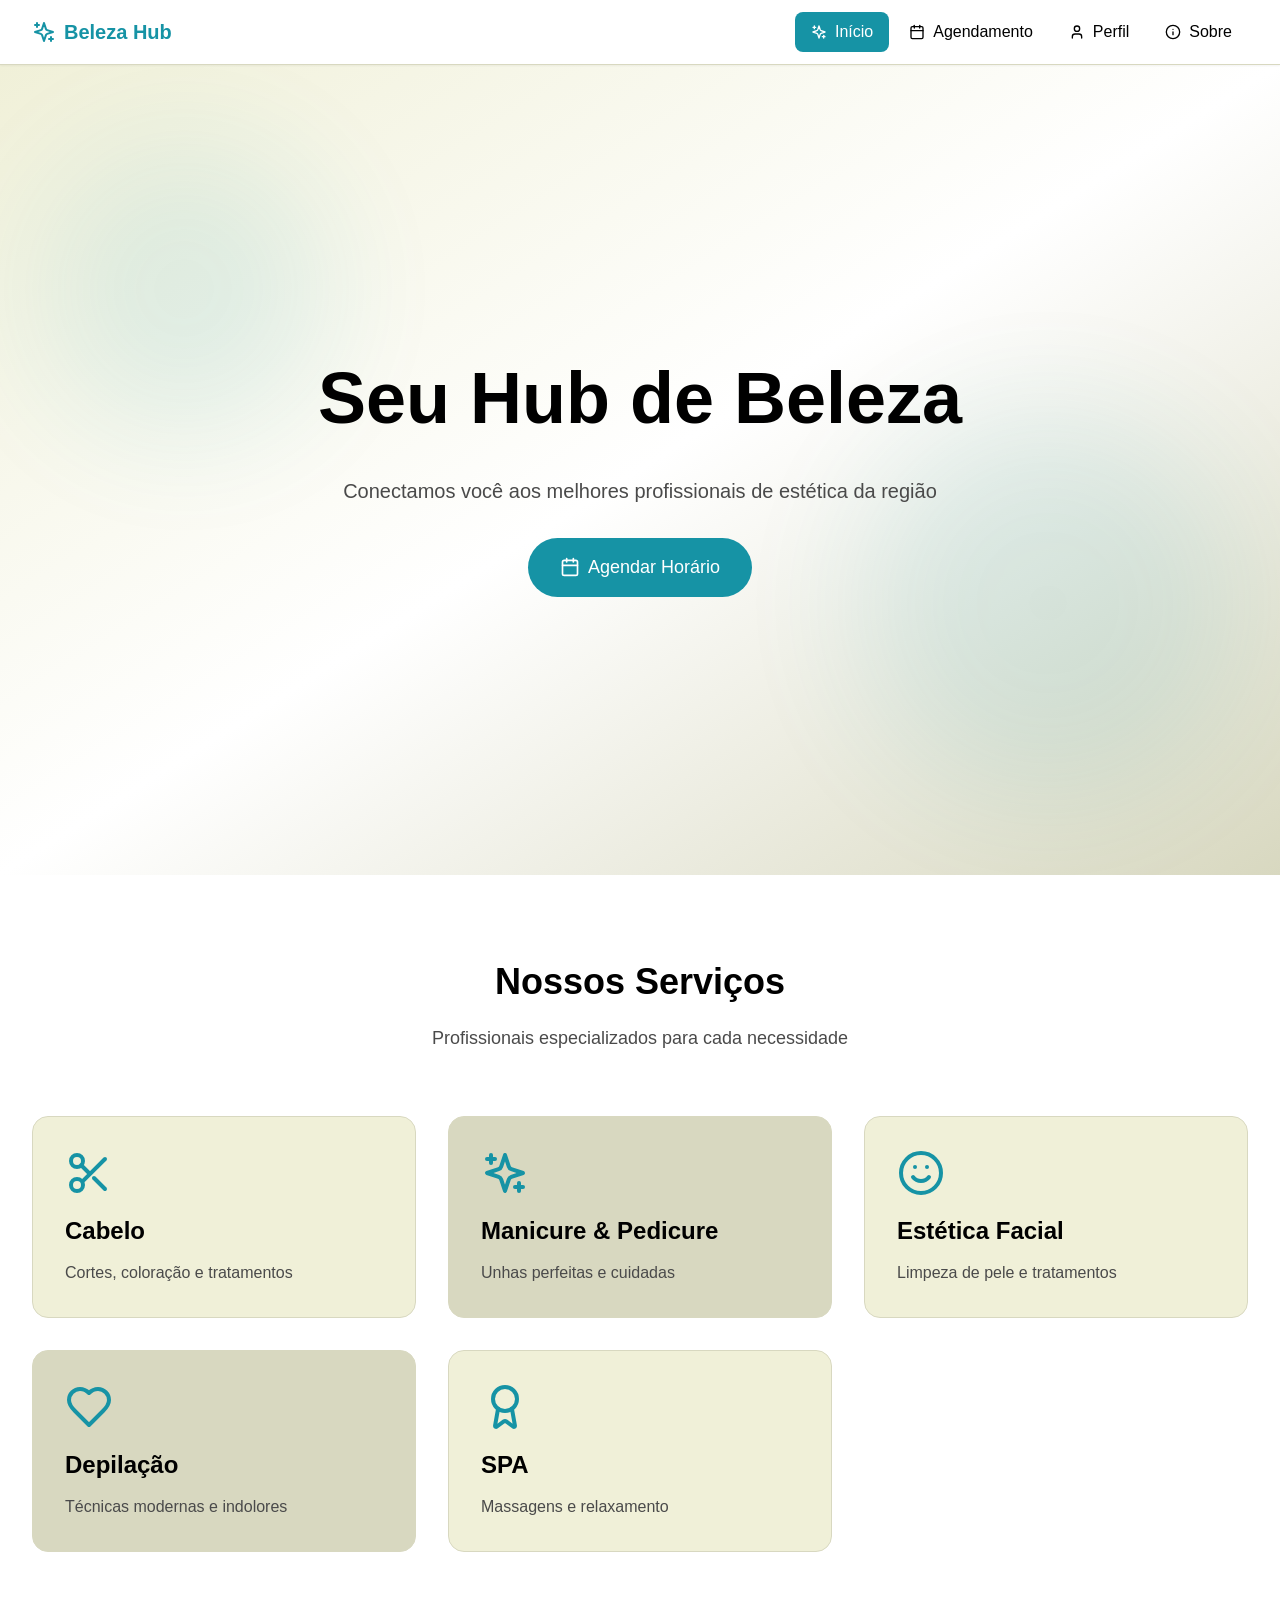
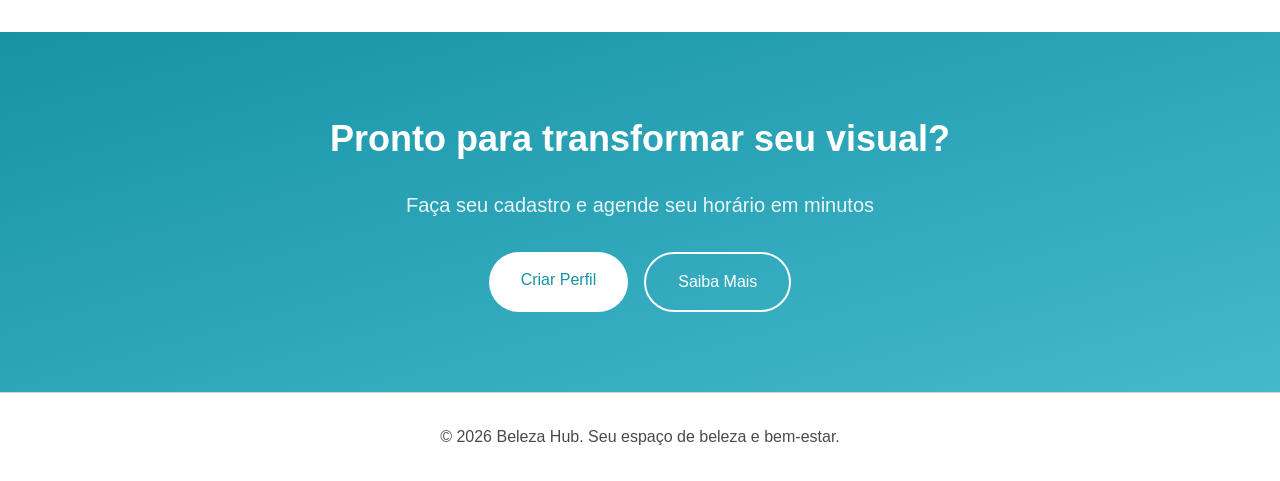
<file: index.html>
<!DOCTYPE html>
<html lang="pt-BR">
<head>
    <meta charset="UTF-8">
    <meta name="viewport" content="width=device-width, initial-scale=1.0">
    <title>Beleza Hub - Seu Hub de Beleza</title>
    <link rel="stylesheet" href="style.css">
</head>
<body>
    <header>
        <nav class="max-w-7xl mx-auto px-4 sm:px-6 lg:px-8">
            <div class="nav-container">
                <a href="index.html" class="logo">
                    <svg xmlns="http://www.w3.org/2000/svg" width="24" height="24" viewBox="0 0 24 24" fill="none" stroke="currentColor" stroke-width="2" stroke-linecap="round" stroke-linejoin="round"><path d="m12 3-1.912 5.813a2 2 0 0 1-1.275 1.275L3 12l5.813 1.912a2 2 0 0 1 1.275 1.275L12 21l1.912-5.813a2 2 0 0 1 1.275-1.275L21 12l-5.813-1.912a2 2 0 0 1-1.275-1.275L12 3Z"/><path d="M5 3v4"/><path d="M19 17v4"/><path d="M3 5h4"/><path d="M17 19h4"/></svg>
                    <span>Beleza Hub</span>
                </a>

                <input type="checkbox" id="menu-toggle">
                
                <div class="nav-desktop">
                    <a href="index.html" class="nav-link active">
                        <svg xmlns="http://www.w3.org/2000/svg" width="16" height="16" viewBox="0 0 24 24" fill="none" stroke="currentColor" stroke-width="2" stroke-linecap="round" stroke-linejoin="round"><path d="m12 3-1.912 5.813a2 2 0 0 1-1.275 1.275L3 12l5.813 1.912a2 2 0 0 1 1.275 1.275L12 21l1.912-5.813a2 2 0 0 1 1.275-1.275L21 12l-5.813-1.912a2 2 0 0 1-1.275-1.275L12 3Z"/><path d="M5 3v4"/><path d="M19 17v4"/><path d="M3 5h4"/><path d="M17 19h4"/></svg>
                        <span>Início</span>
                    </a>
                    <a href="agendamento.html" class="nav-link">
                        <svg xmlns="http://www.w3.org/2000/svg" width="16" height="16" viewBox="0 0 24 24" fill="none" stroke="currentColor" stroke-width="2" stroke-linecap="round" stroke-linejoin="round"><path d="M8 2v4"/><path d="M16 2v4"/><rect width="18" height="18" x="3" y="4" rx="2"/><path d="M3 10h18"/></svg>
                        <span>Agendamento</span>
                    </a>
                    <a href="perfil.html" class="nav-link">
                        <svg xmlns="http://www.w3.org/2000/svg" width="16" height="16" viewBox="0 0 24 24" fill="none" stroke="currentColor" stroke-width="2" stroke-linecap="round" stroke-linejoin="round"><path d="M19 21v-2a4 4 0 0 0-4-4H9a4 4 0 0 0-4 4v2"/><circle cx="12" cy="7" r="4"/></svg>
                        <span>Perfil</span>
                    </a>
                    <a href="sobre.html" class="nav-link">
                        <svg xmlns="http://www.w3.org/2000/svg" width="16" height="16" viewBox="0 0 24 24" fill="none" stroke="currentColor" stroke-width="2" stroke-linecap="round" stroke-linejoin="round"><circle cx="12" cy="12" r="10"/><path d="M12 16v-4"/><path d="M12 8h.01"/></svg>
                        <span>Sobre</span>
                    </a>
                </div>

                <label for="menu-toggle" class="menu-mobile-btn">
                    <svg xmlns="http://www.w3.org/2000/svg" width="24" height="24" viewBox="0 0 24 24" fill="none" stroke="currentColor" stroke-width="2" stroke-linecap="round" stroke-linejoin="round"><line x1="4" x2="20" y1="12" y2="12"/><line x1="4" x2="20" y1="6" y2="6"/><line x1="4" x2="20" y1="18" y2="18"/></svg>
                </label>

                <div id="mobile-menu">
                    <div class="mobile-nav-links">
                        <a href="index.html" class="mobile-nav-link active">
                            <svg xmlns="http://www.w3.org/2000/svg" width="20" height="20" viewBox="0 0 24 24" fill="none" stroke="currentColor" stroke-width="2" stroke-linecap="round" stroke-linejoin="round"><path d="m12 3-1.912 5.813a2 2 0 0 1-1.275 1.275L3 12l5.813 1.912a2 2 0 0 1 1.275 1.275L12 21l1.912-5.813a2 2 0 0 1 1.275-1.275L21 12l-5.813-1.912a2 2 0 0 1-1.275-1.275L12 3Z"/><path d="M5 3v4"/><path d="M19 17v4"/><path d="M3 5h4"/><path d="M17 19h4"/></svg>
                            <span>Início</span>
                        </a>
                        <a href="agendamento.html" class="mobile-nav-link">
                            <svg xmlns="http://www.w3.org/2000/svg" width="20" height="20" viewBox="0 0 24 24" fill="none" stroke="currentColor" stroke-width="2" stroke-linecap="round" stroke-linejoin="round"><path d="M8 2v4"/><path d="M16 2v4"/><rect width="18" height="18" x="3" y="4" rx="2"/><path d="M3 10h18"/></svg>
                            <span>Agendamento</span>
                        </a>
                        <a href="perfil.html" class="mobile-nav-link">
                            <svg xmlns="http://www.w3.org/2000/svg" width="20" height="20" viewBox="0 0 24 24" fill="none" stroke="currentColor" stroke-width="2" stroke-linecap="round" stroke-linejoin="round"><path d="M19 21v-2a4 4 0 0 0-4-4H9a4 4 0 0 0-4 4v2"/><circle cx="12" cy="7" r="4"/></svg>
                            <span>Perfil</span>
                        </a>
                        <a href="sobre.html" class="mobile-nav-link">
                            <svg xmlns="http://www.w3.org/2000/svg" width="20" height="20" viewBox="0 0 24 24" fill="none" stroke="currentColor" stroke-width="2" stroke-linecap="round" stroke-linejoin="round"><circle cx="12" cy="12" r="10"/><path d="M12 16v-4"/><path d="M12 8h.01"/></svg>
                            <span>Sobre</span>
                        </a>
                    </div>
                </div>
            </div>
        </nav>
    </header>

    <main>
        <section class="hero">
            <div class="hero-bg-blobs">
                <div class="blob-1"></div>
                <div class="blob-2"></div>
            </div>

            <div class="hero-content max-w-4xl mx-auto px-4 animate-in">
                <h1>Seu Hub de Beleza</h1>
                <p>Conectamos você aos melhores profissionais de estética da região</p>
                <a href="agendamento.html" class="btn-primary">
                    <svg xmlns="http://www.w3.org/2000/svg" width="20" height="20" viewBox="0 0 24 24" fill="none" stroke="currentColor" stroke-width="2" stroke-linecap="round" stroke-linejoin="round"><path d="M8 2v4"/><path d="M16 2v4"/><rect width="18" height="18" x="3" y="4" rx="2"/><path d="M3 10h18"/></svg>
                    Agendar Horário
                </a>
            </div>
        </section>

        <section class="py-20 px-4 sm:px-6 lg:px-8" style="background-color: var(--color5);">
            <div class="max-w-7xl mx-auto">
                <div class="section-title animate-in">
                    <h2>Nossos Serviços</h2>
                    <p>Profissionais especializados para cada necessidade</p>
                </div>

                <div class="services-grid">
                    <div class="service-card bg-color4 animate-in" style="animation-delay: 0.1s;">
                        <svg xmlns="http://www.w3.org/2000/svg" width="48" height="48" viewBox="0 0 24 24" fill="none" stroke="currentColor" stroke-width="2" stroke-linecap="round" stroke-linejoin="round"><circle cx="6" cy="6" r="3"/><path d="M8.12 8.12 12 12"/><circle cx="6" cy="18" r="3"/><path d="M9.41 15.59 20 5"/><path d="m14.5 14.5 5.5 5.5"/></svg>
                        <h3>Cabelo</h3>
                        <p>Cortes, coloração e tratamentos</p>
                    </div>
                    <div class="service-card bg-color3 animate-in" style="animation-delay: 0.2s;">
                        <svg xmlns="http://www.w3.org/2000/svg" width="48" height="48" viewBox="0 0 24 24" fill="none" stroke="currentColor" stroke-width="2" stroke-linecap="round" stroke-linejoin="round"><path d="m12 3-1.912 5.813a2 2 0 0 1-1.275 1.275L3 12l5.813 1.912a2 2 0 0 1 1.275 1.275L12 21l1.912-5.813a2 2 0 0 1 1.275-1.275L21 12l-5.813-1.912a2 2 0 0 1-1.275-1.275L12 3Z"/><path d="M5 3v4"/><path d="M19 17v4"/><path d="M3 5h4"/><path d="M17 19h4"/></svg>
                        <h3>Manicure & Pedicure</h3>
                        <p>Unhas perfeitas e cuidadas</p>
                    </div>
                    <div class="service-card bg-color4 animate-in" style="animation-delay: 0.3s;">
                        <svg xmlns="http://www.w3.org/2000/svg" width="48" height="48" viewBox="0 0 24 24" fill="none" stroke="currentColor" stroke-width="2" stroke-linecap="round" stroke-linejoin="round"><circle cx="12" cy="12" r="10"/><path d="M8 14s1.5 2 4 2 4-2 4-2"/><line x1="9" x2="9.01" y1="9" y2="9"/><line x1="15" x2="15.01" y1="9" y2="9"/></svg>
                        <h3>Estética Facial</h3>
                        <p>Limpeza de pele e tratamentos</p>
                    </div>
                    <div class="service-card bg-color3 animate-in" style="animation-delay: 0.4s;">
                        <svg xmlns="http://www.w3.org/2000/svg" width="48" height="48" viewBox="0 0 24 24" fill="none" stroke="currentColor" stroke-width="2" stroke-linecap="round" stroke-linejoin="round"><path d="M19 14c1.49-1.46 3-3.21 3-5.5A5.5 5.5 0 0 0 16.5 3c-1.76 0-3 .5-4.5 2-1.5-1.5-2.74-2-4.5-2A5.5 5.5 0 0 0 2 8.5c0 2.3 1.5 4.05 3 5.5l7 7Z"/></svg>
                        <h3>Depilação</h3>
                        <p>Técnicas modernas e indolores</p>
                    </div>
                    <div class="service-card bg-color4 animate-in" style="animation-delay: 0.5s;">
                        <svg xmlns="http://www.w3.org/2000/svg" width="48" height="48" viewBox="0 0 24 24" fill="none" stroke="currentColor" stroke-width="2" stroke-linecap="round" stroke-linejoin="round"><path d="m15.477 12.89 1.515 8.526a.5.5 0 0 1-.81.47l-3.58-2.687a1 1 0 0 0-1.197 0l-3.586 2.686a.5.5 0 0 1-.81-.469l1.514-8.526"/><circle cx="12" cy="8" r="6"/></svg>
                        <h3>SPA</h3>
                        <p>Massagens e relaxamento</p>
                    </div>
                </div>
            </div>
        </section>

        <section class="py-20 px-4 sm:px-6 lg:px-8 cta-section">
            <div class="max-w-4xl mx-auto animate-in">
                <h2>Pronto para transformar seu visual?</h2>
                <p>Faça seu cadastro e agende seu horário em minutos</p>
                <div class="cta-buttons">
                    <a href="perfil.html" class="btn-white">Criar Perfil</a>
                    <a href="sobre.html" class="btn-outline">Saiba Mais</a>
                </div>
            </div>
        </section>
    </main>

    <footer>
        <div class="max-w-7xl mx-auto px-4 py-8 footer-content">
            <p>© 2026 Beleza Hub. Seu espaço de beleza e bem-estar.</p>
        </div>
    </footer>
</body>
</html>
</file>
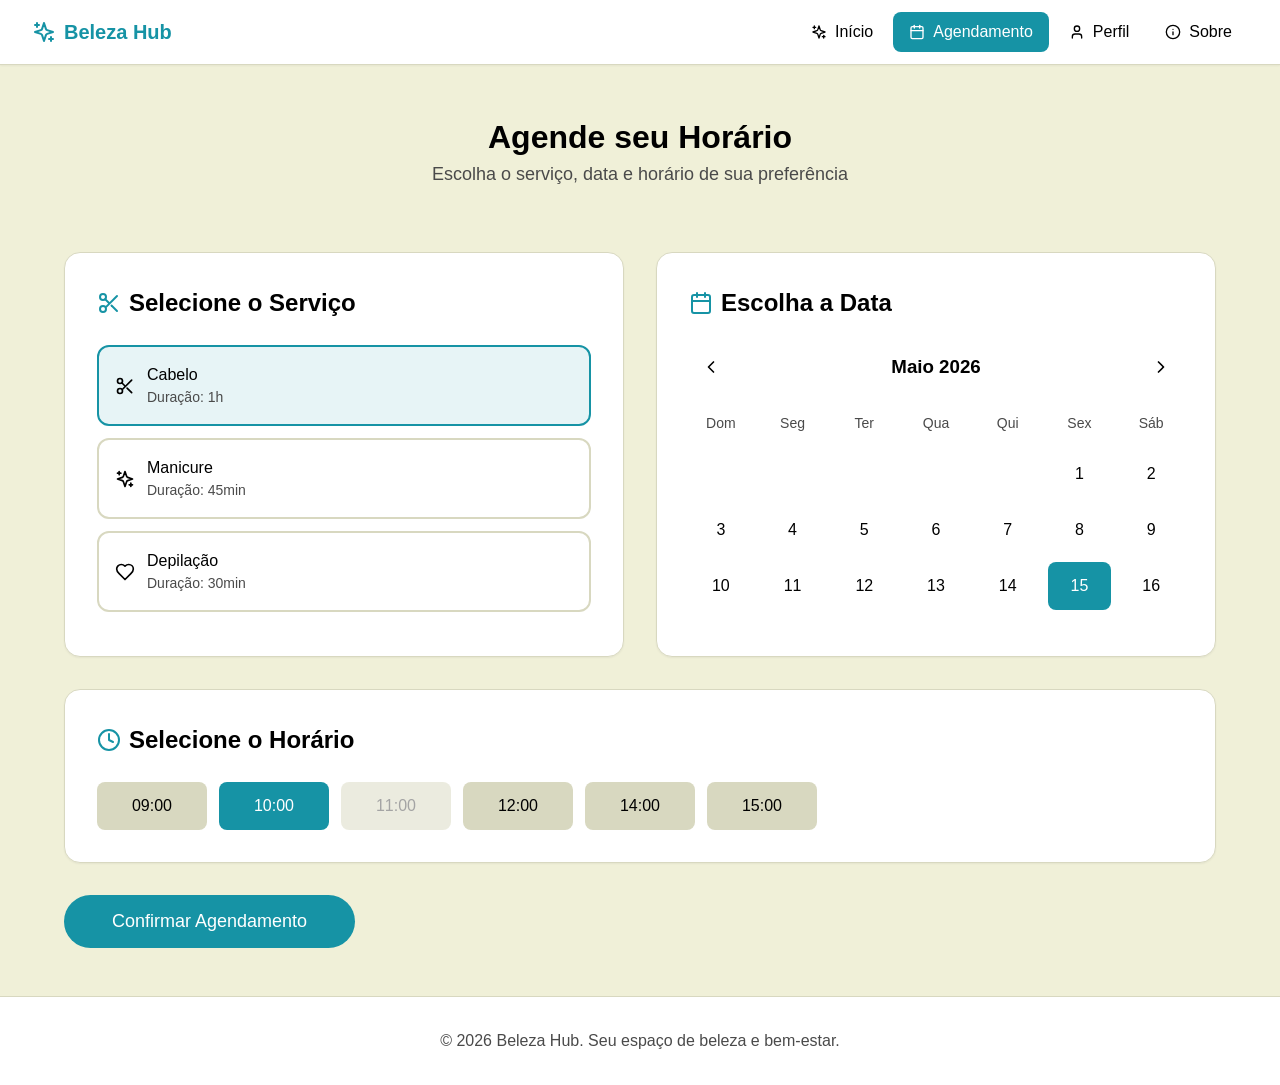
<file: agendamento.html>
<!DOCTYPE html>
<html lang="pt-BR">
<head>
    <meta charset="UTF-8">
    <meta name="viewport" content="width=device-width, initial-scale=1.0">
    <title>Agendamento - Beleza Hub</title>
    <link rel="stylesheet" href="style.css">
</head>
<body>
    <header>
        <nav class="max-w-7xl mx-auto px-4 sm:px-6 lg:px-8">
            <div class="nav-container">
                <a href="index.html" class="logo">
                    <svg xmlns="http://www.w3.org/2000/svg" width="24" height="24" viewBox="0 0 24 24" fill="none" stroke="currentColor" stroke-width="2" stroke-linecap="round" stroke-linejoin="round"><path d="m12 3-1.912 5.813a2 2 0 0 1-1.275 1.275L3 12l5.813 1.912a2 2 0 0 1 1.275 1.275L12 21l1.912-5.813a2 2 0 0 1 1.275-1.275L21 12l-5.813-1.912a2 2 0 0 1-1.275-1.275L12 3Z"/><path d="M5 3v4"/><path d="M19 17v4"/><path d="M3 5h4"/><path d="M17 19h4"/></svg>
                    <span>Beleza Hub</span>
                </a>
                
                <input type="checkbox" id="menu-toggle">

                <div class="nav-desktop">
                    <a href="index.html" class="nav-link">
                        <svg xmlns="http://www.w3.org/2000/svg" width="16" height="16" viewBox="0 0 24 24" fill="none" stroke="currentColor" stroke-width="2" stroke-linecap="round" stroke-linejoin="round"><path d="m12 3-1.912 5.813a2 2 0 0 1-1.275 1.275L3 12l5.813 1.912a2 2 0 0 1 1.275 1.275L12 21l1.912-5.813a2 2 0 0 1 1.275-1.275L21 12l-5.813-1.912a2 2 0 0 1-1.275-1.275L12 3Z"/><path d="M5 3v4"/><path d="M19 17v4"/><path d="M3 5h4"/><path d="M17 19h4"/></svg>
                        <span>Início</span>
                    </a>
                    <a href="agendamento.html" class="nav-link active">
                        <svg xmlns="http://www.w3.org/2000/svg" width="16" height="16" viewBox="0 0 24 24" fill="none" stroke="currentColor" stroke-width="2" stroke-linecap="round" stroke-linejoin="round"><path d="M8 2v4"/><path d="M16 2v4"/><rect width="18" height="18" x="3" y="4" rx="2"/><path d="M3 10h18"/></svg>
                        <span>Agendamento</span>
                    </a>
                    <a href="perfil.html" class="nav-link">
                        <svg xmlns="http://www.w3.org/2000/svg" width="16" height="16" viewBox="0 0 24 24" fill="none" stroke="currentColor" stroke-width="2" stroke-linecap="round" stroke-linejoin="round"><path d="M19 21v-2a4 4 0 0 0-4-4H9a4 4 0 0 0-4 4v2"/><circle cx="12" cy="7" r="4"/></svg>
                        <span>Perfil</span>
                    </a>
                    <a href="sobre.html" class="nav-link">
                        <svg xmlns="http://www.w3.org/2000/svg" width="16" height="16" viewBox="0 0 24 24" fill="none" stroke="currentColor" stroke-width="2" stroke-linecap="round" stroke-linejoin="round"><circle cx="12" cy="12" r="10"/><path d="M12 16v-4"/><path d="M12 8h.01"/></svg>
                        <span>Sobre</span>
                    </a>
                </div>

                <label for="menu-toggle" class="menu-mobile-btn">
                    <svg xmlns="http://www.w3.org/2000/svg" width="24" height="24" viewBox="0 0 24 24" fill="none" stroke="currentColor" stroke-width="2" stroke-linecap="round" stroke-linejoin="round"><line x1="4" x2="20" y1="12" y2="12"/><line x1="4" x2="20" y1="6" y2="6"/><line x1="4" x2="20" y1="18" y2="18"/></svg>
                </label>

                <div id="mobile-menu">
                    <div class="mobile-nav-links">
                        <a href="index.html" class="mobile-nav-link">
                            <svg xmlns="http://www.w3.org/2000/svg" width="20" height="20" viewBox="0 0 24 24" fill="none" stroke="currentColor" stroke-width="2" stroke-linecap="round" stroke-linejoin="round"><path d="m12 3-1.912 5.813a2 2 0 0 1-1.275 1.275L3 12l5.813 1.912a2 2 0 0 1 1.275 1.275L12 21l1.912-5.813a2 2 0 0 1 1.275-1.275L21 12l-5.813-1.912a2 2 0 0 1-1.275-1.275L12 3Z"/><path d="M5 3v4"/><path d="M19 17v4"/><path d="M3 5h4"/><path d="M17 19h4"/></svg>
                            <span>Início</span>
                        </a>
                        <a href="agendamento.html" class="mobile-nav-link active">
                            <svg xmlns="http://www.w3.org/2000/svg" width="20" height="20" viewBox="0 0 24 24" fill="none" stroke="currentColor" stroke-width="2" stroke-linecap="round" stroke-linejoin="round"><path d="M8 2v4"/><path d="M16 2v4"/><rect width="18" height="18" x="3" y="4" rx="2"/><path d="M3 10h18"/></svg>
                            <span>Agendamento</span>
                        </a>
                        <a href="perfil.html" class="mobile-nav-link">
                            <svg xmlns="http://www.w3.org/2000/svg" width="20" height="20" viewBox="0 0 24 24" fill="none" stroke="currentColor" stroke-width="2" stroke-linecap="round" stroke-linejoin="round"><path d="M19 21v-2a4 4 0 0 0-4-4H9a4 4 0 0 0-4 4v2"/><circle cx="12" cy="7" r="4"/></svg>
                            <span>Perfil</span>
                        </a>
                        <a href="sobre.html" class="mobile-nav-link">
                            <svg xmlns="http://www.w3.org/2000/svg" width="20" height="20" viewBox="0 0 24 24" fill="none" stroke="currentColor" stroke-width="2" stroke-linecap="round" stroke-linejoin="round"><circle cx="12" cy="12" r="10"/><path d="M12 16v-4"/><path d="M12 8h.01"/></svg>
                            <span>Sobre</span>
                        </a>
                    </div>
                </div>
            </div>
        </nav>
    </header>

    <main class="py-12 px-4 sm:px-6 lg:px-8">
        <div class="max-w-6xl mx-auto">
            <div class="section-title animate-in">
                <h1>Agende seu Horário</h1>
                <p>Escolha o serviço, data e horário de sua preferência</p>
            </div>

            <div class="agendamento-grid">
                <div class="card animate-in" style="animation-delay: 0.1s;">
                    <h2 class="card-title">
                        <svg xmlns="http://www.w3.org/2000/svg" width="24" height="24" viewBox="0 0 24 24" fill="none" stroke="currentColor" stroke-width="2" stroke-linecap="round" stroke-linejoin="round"><circle cx="6" cy="6" r="3"/><path d="M8.12 8.12 12 12"/><circle cx="6" cy="18" r="3"/><path d="M9.41 15.59 20 5"/><path d="m14.5 14.5 5.5 5.5"/></svg>
                        Selecione o Serviço
                    </h2>
                    <div class="space-y-3">
                        <div class="service-option selected">
                            <div class="service-option-content">
                                <div class="service-info">
                                    <svg xmlns="http://www.w3.org/2000/svg" width="20" height="20" viewBox="0 0 24 24" fill="none" stroke="currentColor" stroke-width="2" stroke-linecap="round" stroke-linejoin="round"><circle cx="6" cy="6" r="3"/><path d="M8.12 8.12 12 12"/><circle cx="6" cy="18" r="3"/><path d="M9.41 15.59 20 5"/><path d="m14.5 14.5 5.5 5.5"/></svg>
                                    <div>
                                        <p class="service-name">Cabelo</p>
                                        <p class="service-duration">Duração: 1h</p>
                                    </div>
                                </div>
                            </div>
                        </div>
                        <div class="service-option">
                            <div class="service-option-content">
                                <div class="service-info">
                                    <svg xmlns="http://www.w3.org/2000/svg" width="20" height="20" viewBox="0 0 24 24" fill="none" stroke="currentColor" stroke-width="2" stroke-linecap="round" stroke-linejoin="round"><path d="m12 3-1.912 5.813a2 2 0 0 1-1.275 1.275L3 12l5.813 1.912a2 2 0 0 1 1.275 1.275L12 21l1.912-5.813a2 2 0 0 1 1.275-1.275L21 12l-5.813-1.912a2 2 0 0 1-1.275-1.275L12 3Z"/><path d="M5 3v4"/><path d="M19 17v4"/><path d="M3 5h4"/><path d="M17 19h4"/></svg>
                                    <div>
                                        <p class="service-name">Manicure</p>
                                        <p class="service-duration">Duração: 45min</p>
                                    </div>
                                </div>
                            </div>
                        </div>
                        <div class="service-option">
                            <div class="service-option-content">
                                <div class="service-info">
                                    <svg xmlns="http://www.w3.org/2000/svg" width="20" height="20" viewBox="0 0 24 24" fill="none" stroke="currentColor" stroke-width="2" stroke-linecap="round" stroke-linejoin="round"><path d="M19 14c1.49-1.46 3-3.21 3-5.5A5.5 5.5 0 0 0 16.5 3c-1.76 0-3 .5-4.5 2-1.5-1.5-2.74-2-4.5-2A5.5 5.5 0 0 0 2 8.5c0 2.3 1.5 4.05 3 5.5l7 7Z"/></svg>
                                    <div>
                                        <p class="service-name">Depilação</p>
                                        <p class="service-duration">Duração: 30min</p>
                                    </div>
                                </div>
                            </div>
                        </div>
                    </div>
                </div>

                <div class="card animate-in" style="animation-delay: 0.2s;">
                    <h2 class="card-title">
                        <svg xmlns="http://www.w3.org/2000/svg" width="24" height="24" viewBox="0 0 24 24" fill="none" stroke="currentColor" stroke-width="2" stroke-linecap="round" stroke-linejoin="round"><path d="M8 2v4"/><path d="M16 2v4"/><rect width="18" height="18" x="3" y="4" rx="2"/><path d="M3 10h18"/></svg>
                        Escolha a Data
                    </h2>
                    <div class="calendar-header">
                        <div class="day-btn"><svg xmlns="http://www.w3.org/2000/svg" width="20" height="20" viewBox="0 0 24 24" fill="none" stroke="currentColor" stroke-width="2" stroke-linecap="round" stroke-linejoin="round"><path d="m15 18-6-6 6-6"/></svg></div>
                        <h3>Maio 2026</h3>
                        <div class="day-btn"><svg xmlns="http://www.w3.org/2000/svg" width="20" height="20" viewBox="0 0 24 24" fill="none" stroke="currentColor" stroke-width="2" stroke-linecap="round" stroke-linejoin="round"><path d="m9 18 6-6-6-6"/></svg></div>
                    </div>
                    <div class="calendar-grid">
                        <div class="weekday">Dom</div><div class="weekday">Seg</div><div class="weekday">Ter</div><div class="weekday">Qua</div><div class="weekday">Qui</div><div class="weekday">Sex</div><div class="weekday">Sáb</div>
                        <div></div><div></div><div></div><div></div><div></div><div class="day-btn">1</div><div class="day-btn">2</div>
                        <div class="day-btn">3</div><div class="day-btn">4</div><div class="day-btn">5</div><div class="day-btn">6</div><div class="day-btn">7</div><div class="day-btn">8</div><div class="day-btn">9</div>
                        <div class="day-btn">10</div><div class="day-btn">11</div><div class="day-btn">12</div><div class="day-btn">13</div><div class="day-btn">14</div><div class="day-btn selected">15</div><div class="day-btn">16</div>
                    </div>
                </div>
            </div>

            <div class="card mt-8 animate-in" style="animation-delay: 0.3s; margin-top: 2rem;">
                <h2 class="card-title">
                    <svg xmlns="http://www.w3.org/2000/svg" width="24" height="24" viewBox="0 0 24 24" fill="none" stroke="currentColor" stroke-width="2" stroke-linecap="round" stroke-linejoin="round"><circle cx="12" cy="12" r="10"/><polyline points="12 6 12 12 16 14"/></svg>
                    Selecione o Horário
                </h2>
                <div class="time-grid">
                    <div class="time-btn">09:00</div>
                    <div class="time-btn selected">10:00</div>
                    <div class="time-btn disabled">11:00</div>
                    <div class="time-btn">12:00</div>
                    <div class="time-btn">14:00</div>
                    <div class="time-btn">15:00</div>
                </div>
            </div>

            <div class="mt-8 flex justify-center animate-in" style="animation-delay: 0.4s; margin-top: 2rem;">
                <button class="btn-primary" style="padding: 1rem 3rem;">
                    Confirmar Agendamento
                </button>
            </div>
        </div>
    </main>

    <footer>
        <div class="max-w-7xl mx-auto px-4 py-8 footer-content">
            <p>© 2026 Beleza Hub. Seu espaço de beleza e bem-estar.</p>
        </div>
    </footer>
</body>
</html>
</file>
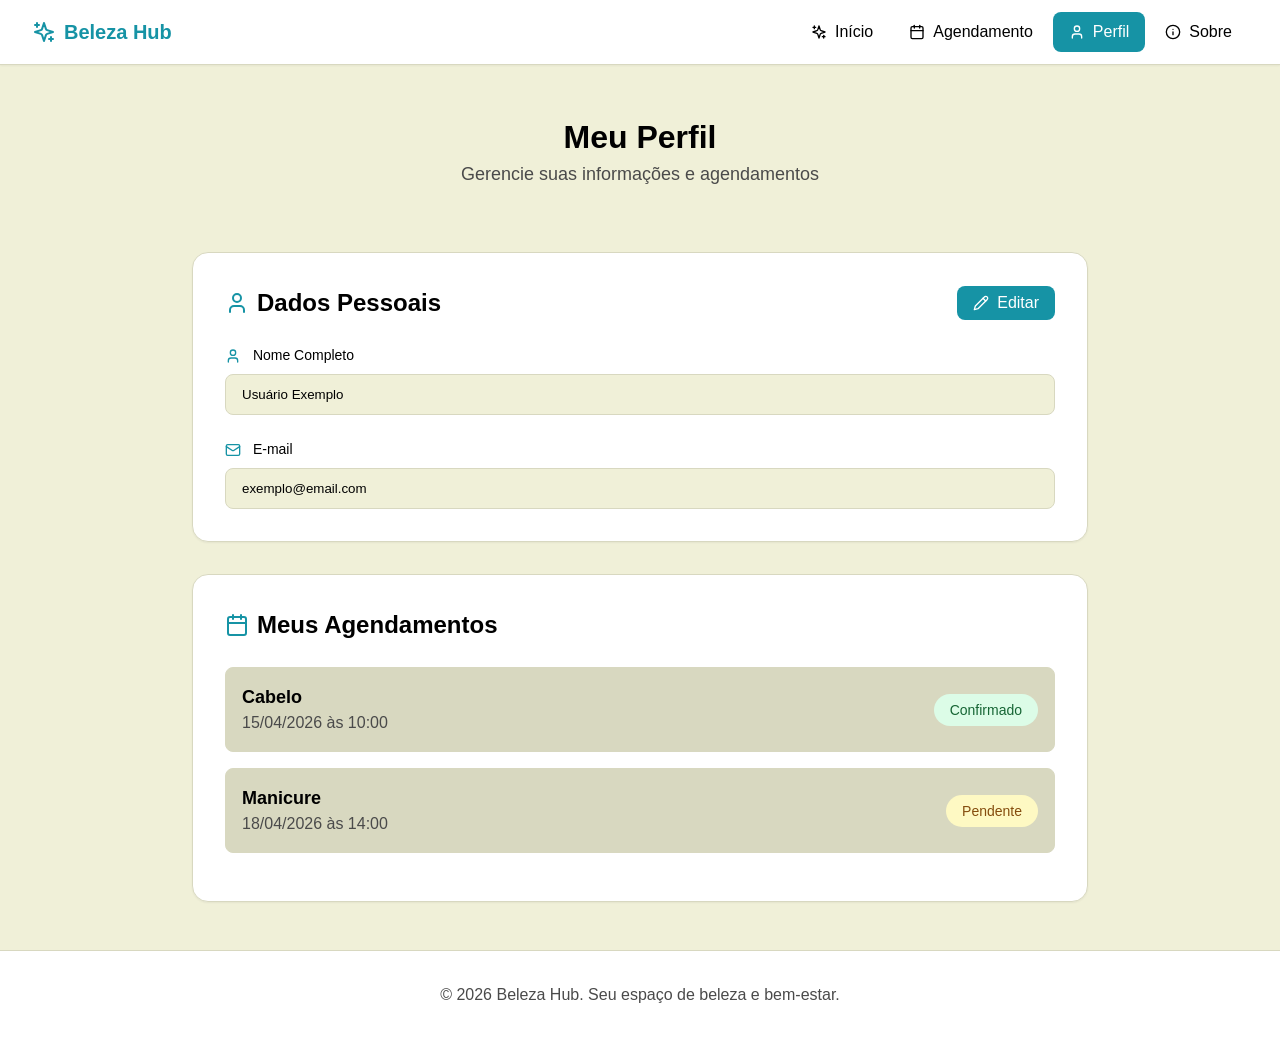
<file: perfil.html>
<!DOCTYPE html>
<html lang="pt-BR">
<head>
    <meta charset="UTF-8">
    <meta name="viewport" content="width=device-width, initial-scale=1.0">
    <title>Meu Perfil - Beleza Hub</title>
    <link rel="stylesheet" href="style.css">
</head>
<body>
    <header>
        <nav class="max-w-7xl mx-auto px-4 sm:px-6 lg:px-8">
            <div class="nav-container">
                <a href="index.html" class="logo">
                    <svg xmlns="http://www.w3.org/2000/svg" width="24" height="24" viewBox="0 0 24 24" fill="none" stroke="currentColor" stroke-width="2" stroke-linecap="round" stroke-linejoin="round"><path d="m12 3-1.912 5.813a2 2 0 0 1-1.275 1.275L3 12l5.813 1.912a2 2 0 0 1 1.275 1.275L12 21l1.912-5.813a2 2 0 0 1 1.275-1.275L21 12l-5.813-1.912a2 2 0 0 1-1.275-1.275L12 3Z"/><path d="M5 3v4"/><path d="M19 17v4"/><path d="M3 5h4"/><path d="M17 19h4"/></svg>
                    <span>Beleza Hub</span>
                </a>
                
                <input type="checkbox" id="menu-toggle">

                <div class="nav-desktop">
                    <a href="index.html" class="nav-link">
                        <svg xmlns="http://www.w3.org/2000/svg" width="16" height="16" viewBox="0 0 24 24" fill="none" stroke="currentColor" stroke-width="2" stroke-linecap="round" stroke-linejoin="round"><path d="m12 3-1.912 5.813a2 2 0 0 1-1.275 1.275L3 12l5.813 1.912a2 2 0 0 1 1.275 1.275L12 21l1.912-5.813a2 2 0 0 1 1.275-1.275L21 12l-5.813-1.912a2 2 0 0 1-1.275-1.275L12 3Z"/><path d="M5 3v4"/><path d="M19 17v4"/><path d="M3 5h4"/><path d="M17 19h4"/></svg>
                        <span>Início</span>
                    </a>
                    <a href="agendamento.html" class="nav-link">
                        <svg xmlns="http://www.w3.org/2000/svg" width="16" height="16" viewBox="0 0 24 24" fill="none" stroke="currentColor" stroke-width="2" stroke-linecap="round" stroke-linejoin="round"><path d="M8 2v4"/><path d="M16 2v4"/><rect width="18" height="18" x="3" y="4" rx="2"/><path d="M3 10h18"/></svg>
                        <span>Agendamento</span>
                    </a>
                    <a href="perfil.html" class="nav-link active">
                        <svg xmlns="http://www.w3.org/2000/svg" width="16" height="16" viewBox="0 0 24 24" fill="none" stroke="currentColor" stroke-width="2" stroke-linecap="round" stroke-linejoin="round"><path d="M19 21v-2a4 4 0 0 0-4-4H9a4 4 0 0 0-4 4v2"/><circle cx="12" cy="7" r="4"/></svg>
                        <span>Perfil</span>
                    </a>
                    <a href="sobre.html" class="nav-link">
                        <svg xmlns="http://www.w3.org/2000/svg" width="16" height="16" viewBox="0 0 24 24" fill="none" stroke="currentColor" stroke-width="2" stroke-linecap="round" stroke-linejoin="round"><circle cx="12" cy="12" r="10"/><path d="M12 16v-4"/><path d="M12 8h.01"/></svg>
                        <span>Sobre</span>
                    </a>
                </div>

                <label for="menu-toggle" class="menu-mobile-btn">
                    <svg xmlns="http://www.w3.org/2000/svg" width="24" height="24" viewBox="0 0 24 24" fill="none" stroke="currentColor" stroke-width="2" stroke-linecap="round" stroke-linejoin="round"><line x1="4" x2="20" y1="12" y2="12"/><line x1="4" x2="20" y1="6" y2="6"/><line x1="4" x2="20" y1="18" y2="18"/></svg>
                </label>

                <div id="mobile-menu">
                    <div class="mobile-nav-links">
                        <a href="index.html" class="mobile-nav-link">
                            <svg xmlns="http://www.w3.org/2000/svg" width="20" height="20" viewBox="0 0 24 24" fill="none" stroke="currentColor" stroke-width="2" stroke-linecap="round" stroke-linejoin="round"><path d="m12 3-1.912 5.813a2 2 0 0 1-1.275 1.275L3 12l5.813 1.912a2 2 0 0 1 1.275 1.275L12 21l1.912-5.813a2 2 0 0 1 1.275-1.275L21 12l-5.813-1.912a2 2 0 0 1-1.275-1.275L12 3Z"/><path d="M5 3v4"/><path d="M19 17v4"/><path d="M3 5h4"/><path d="M17 19h4"/></svg>
                            <span>Início</span>
                        </a>
                        <a href="agendamento.html" class="mobile-nav-link">
                            <svg xmlns="http://www.w3.org/2000/svg" width="20" height="20" viewBox="0 0 24 24" fill="none" stroke="currentColor" stroke-width="2" stroke-linecap="round" stroke-linejoin="round"><path d="M8 2v4"/><path d="M16 2v4"/><rect width="18" height="18" x="3" y="4" rx="2"/><path d="M3 10h18"/></svg>
                            <span>Agendamento</span>
                        </a>
                        <a href="perfil.html" class="mobile-nav-link active">
                            <svg xmlns="http://www.w3.org/2000/svg" width="20" height="20" viewBox="0 0 24 24" fill="none" stroke="currentColor" stroke-width="2" stroke-linecap="round" stroke-linejoin="round"><path d="M19 21v-2a4 4 0 0 0-4-4H9a4 4 0 0 0-4 4v2"/><circle cx="12" cy="7" r="4"/></svg>
                            <span>Perfil</span>
                        </a>
                        <a href="sobre.html" class="mobile-nav-link">
                            <svg xmlns="http://www.w3.org/2000/svg" width="20" height="20" viewBox="0 0 24 24" fill="none" stroke="currentColor" stroke-width="2" stroke-linecap="round" stroke-linejoin="round"><circle cx="12" cy="12" r="10"/><path d="M12 16v-4"/><path d="M12 8h.01"/></svg>
                            <span>Sobre</span>
                        </a>
                    </div>
                </div>
            </div>
        </nav>
    </header>

    <main class="py-12 px-4 sm:px-6 lg:px-8">
        <div class="max-w-4xl mx-auto">
            <div class="section-title animate-in">
                <h1>Meu Perfil</h1>
                <p>Gerencie suas informações e agendamentos</p>
            </div>

            <div class="card animate-in" style="animation-delay: 0.1s; margin-bottom: 2rem;">
                <div style="display: flex; align-items: center; justify-content: space-between; margin-bottom: 1.5rem;">
                    <h2 class="card-title" style="margin-bottom: 0;">
                        <svg xmlns="http://www.w3.org/2000/svg" width="24" height="24" viewBox="0 0 24 24" fill="none" stroke="currentColor" stroke-width="2" stroke-linecap="round" stroke-linejoin="round"><path d="M19 21v-2a4 4 0 0 0-4-4H9a4 4 0 0 0-4 4v2"/><circle cx="12" cy="7" r="4"/></svg>
                        Dados Pessoais
                    </h2>
                    <button class="btn-primary" style="padding: 0.5rem 1rem; border-radius: 0.5rem; font-size: 1rem;">
                        <svg xmlns="http://www.w3.org/2000/svg" width="16" height="16" viewBox="0 0 24 24" fill="none" stroke="currentColor" stroke-width="2" stroke-linecap="round" stroke-linejoin="round"><path d="M17 3a2.85 2.83 0 1 1 4 4L7.5 20.5 2 22l1.5-5.5Z"/><path d="m15 5 4 4"/></svg>
                        <span>Editar</span>
                    </button>
                </div>

                <form class="profile-form">
                    <div class="form-group">
                        <label><svg xmlns="http://www.w3.org/2000/svg" width="16" height="16" viewBox="0 0 24 24" fill="none" stroke="currentColor" stroke-width="2" stroke-linecap="round" stroke-linejoin="round"><path d="M19 21v-2a4 4 0 0 0-4-4H9a4 4 0 0 0-4 4v2"/><circle cx="12" cy="7" r="4"/></svg> Nome Completo</label>
                        <input type="text" class="form-control" value="Usuário Exemplo" readonly>
                    </div>
                    <div class="form-group">
                        <label><svg xmlns="http://www.w3.org/2000/svg" width="16" height="16" viewBox="0 0 24 24" fill="none" stroke="currentColor" stroke-width="2" stroke-linecap="round" stroke-linejoin="round"><rect width="20" height="16" x="2" y="4" rx="2"/><path d="m22 7-8.97 5.7a1.94 1.94 0 0 1-2.06 0L2 7"/></svg> E-mail</label>
                        <input type="email" class="form-control" value="exemplo@email.com" readonly>
                    </div>
                </form>
            </div>

            <div class="card animate-in" style="animation-delay: 0.2s;">
                <h2 class="card-title">
                    <svg xmlns="http://www.w3.org/2000/svg" width="24" height="24" viewBox="0 0 24 24" fill="none" stroke="currentColor" stroke-width="2" stroke-linecap="round" stroke-linejoin="round"><path d="M8 2v4"/><path d="M16 2v4"/><rect width="18" height="18" x="3" y="4" rx="2"/><path d="M3 10h18"/></svg>
                    Meus Agendamentos
                </h2>
                <div class="appointment-item">
                    <div>
                        <h3 style="font-size: 1.125rem;">Cabelo</h3>
                        <p style="color: var(--muted-foreground);">15/04/2026 às 10:00</p>
                    </div>
                    <div>
                        <span class="status-badge status-confirmado">Confirmado</span>
                    </div>
                </div>
                <div class="appointment-item">
                    <div>
                        <h3 style="font-size: 1.125rem;">Manicure</h3>
                        <p style="color: var(--muted-foreground);">18/04/2026 às 14:00</p>
                    </div>
                    <div>
                        <span class="status-badge status-pendente">Pendente</span>
                    </div>
                </div>
            </div>
        </div>
    </main>

    <footer>
        <div class="max-w-7xl mx-auto px-4 py-8 footer-content">
            <p>© 2026 Beleza Hub. Seu espaço de beleza e bem-estar.</p>
        </div>
    </footer>
</body>
</html>
</file>
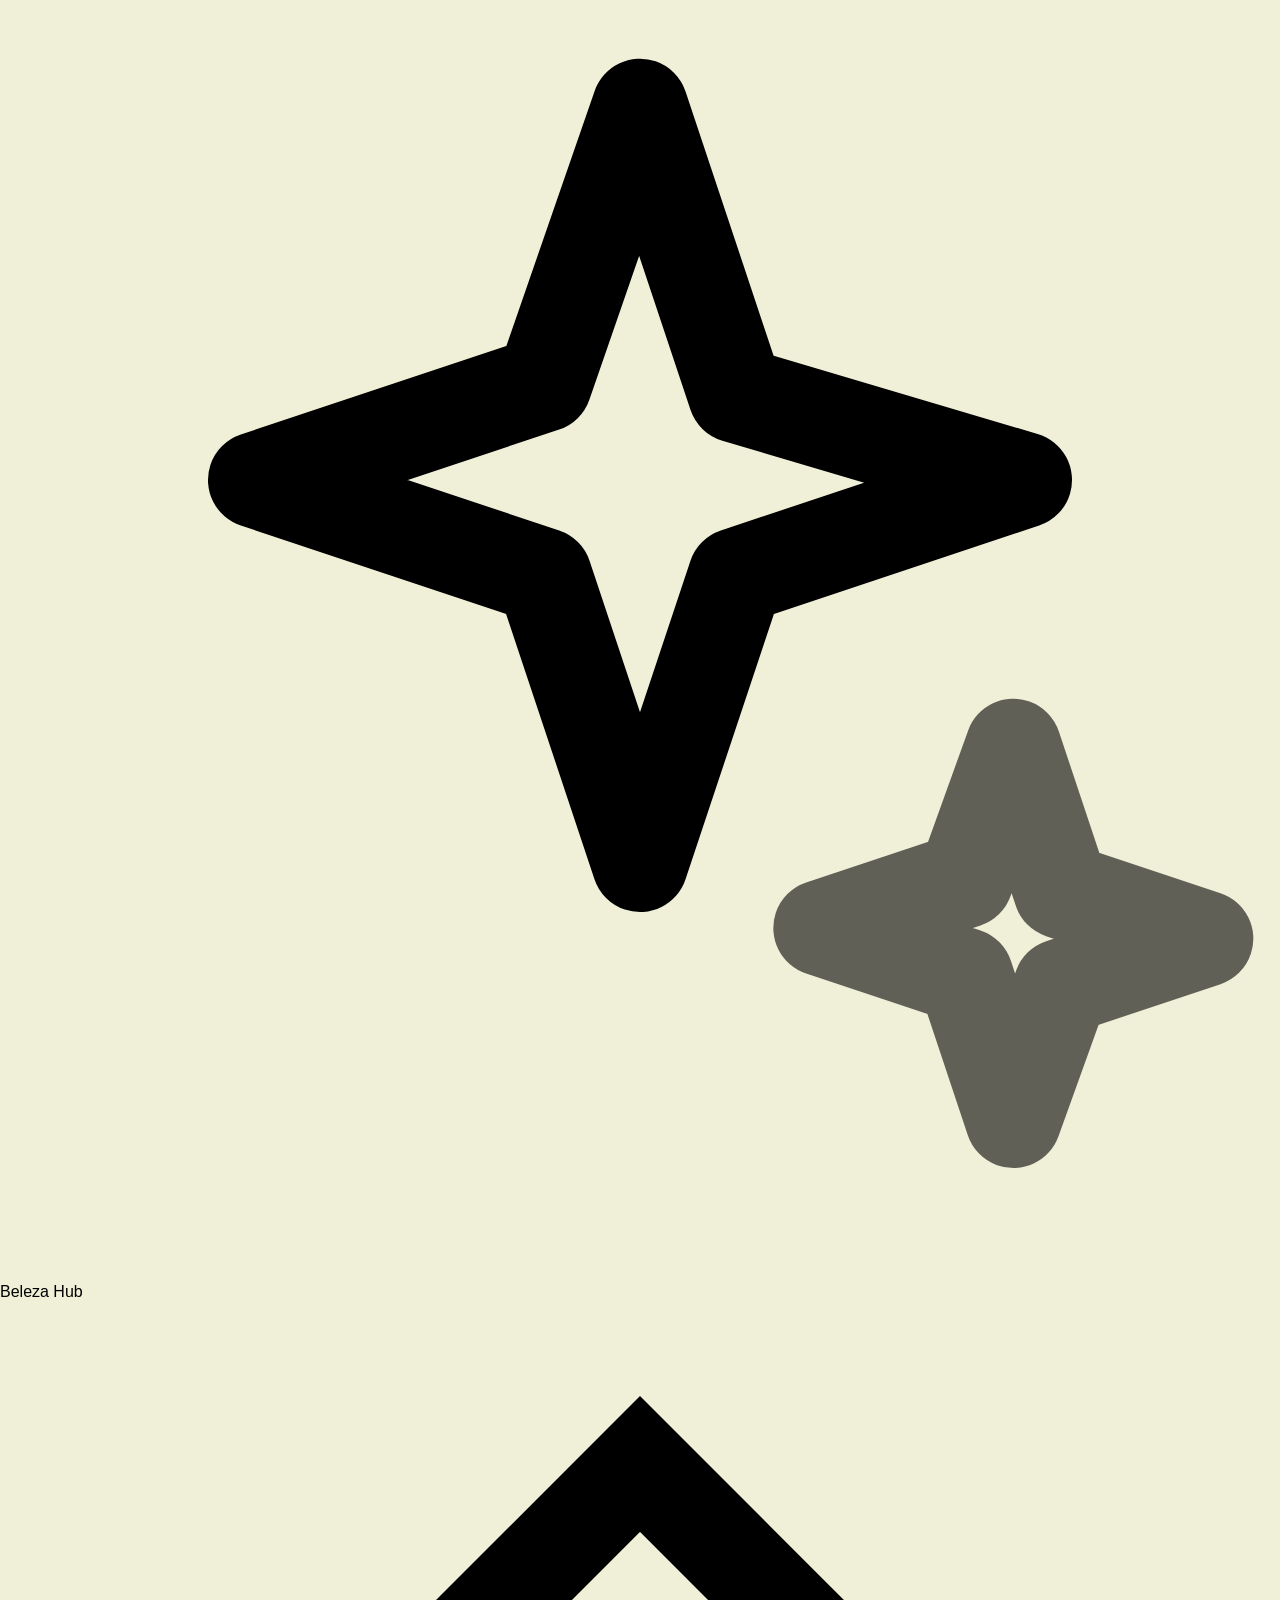
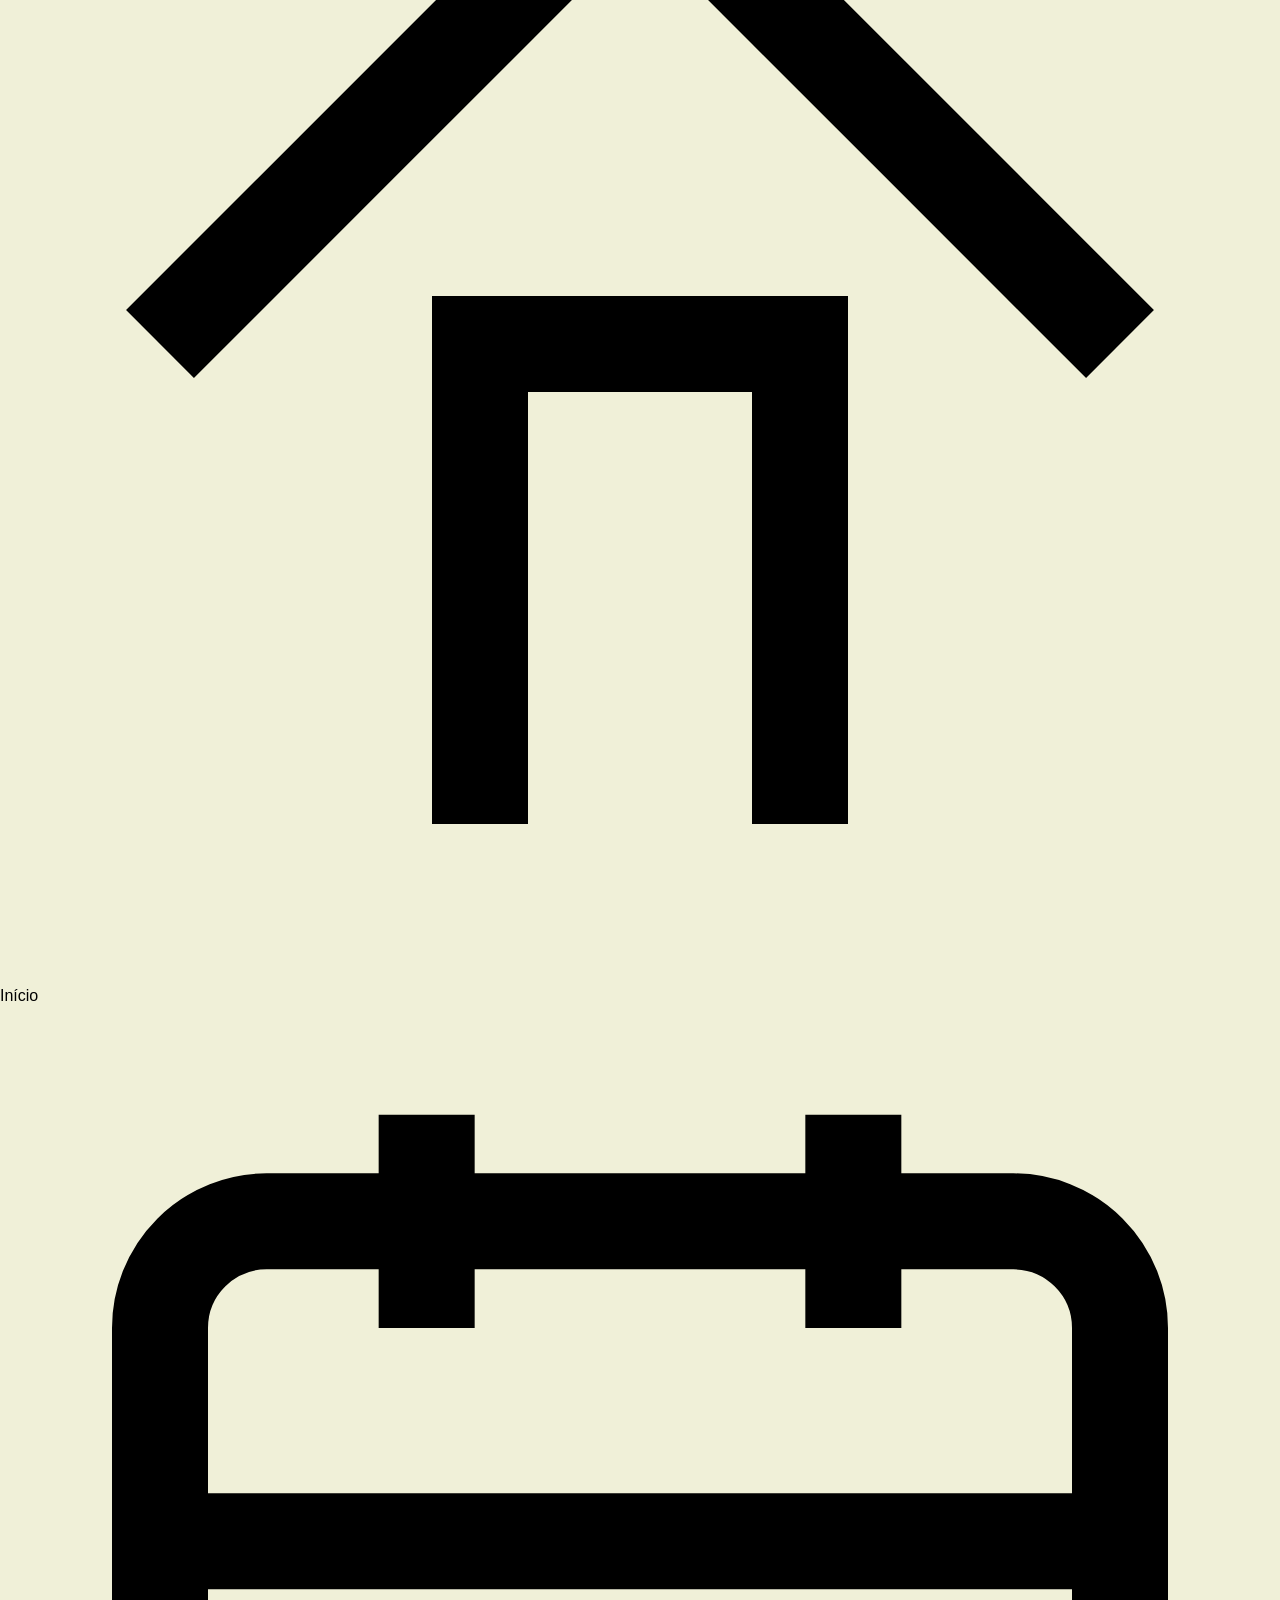
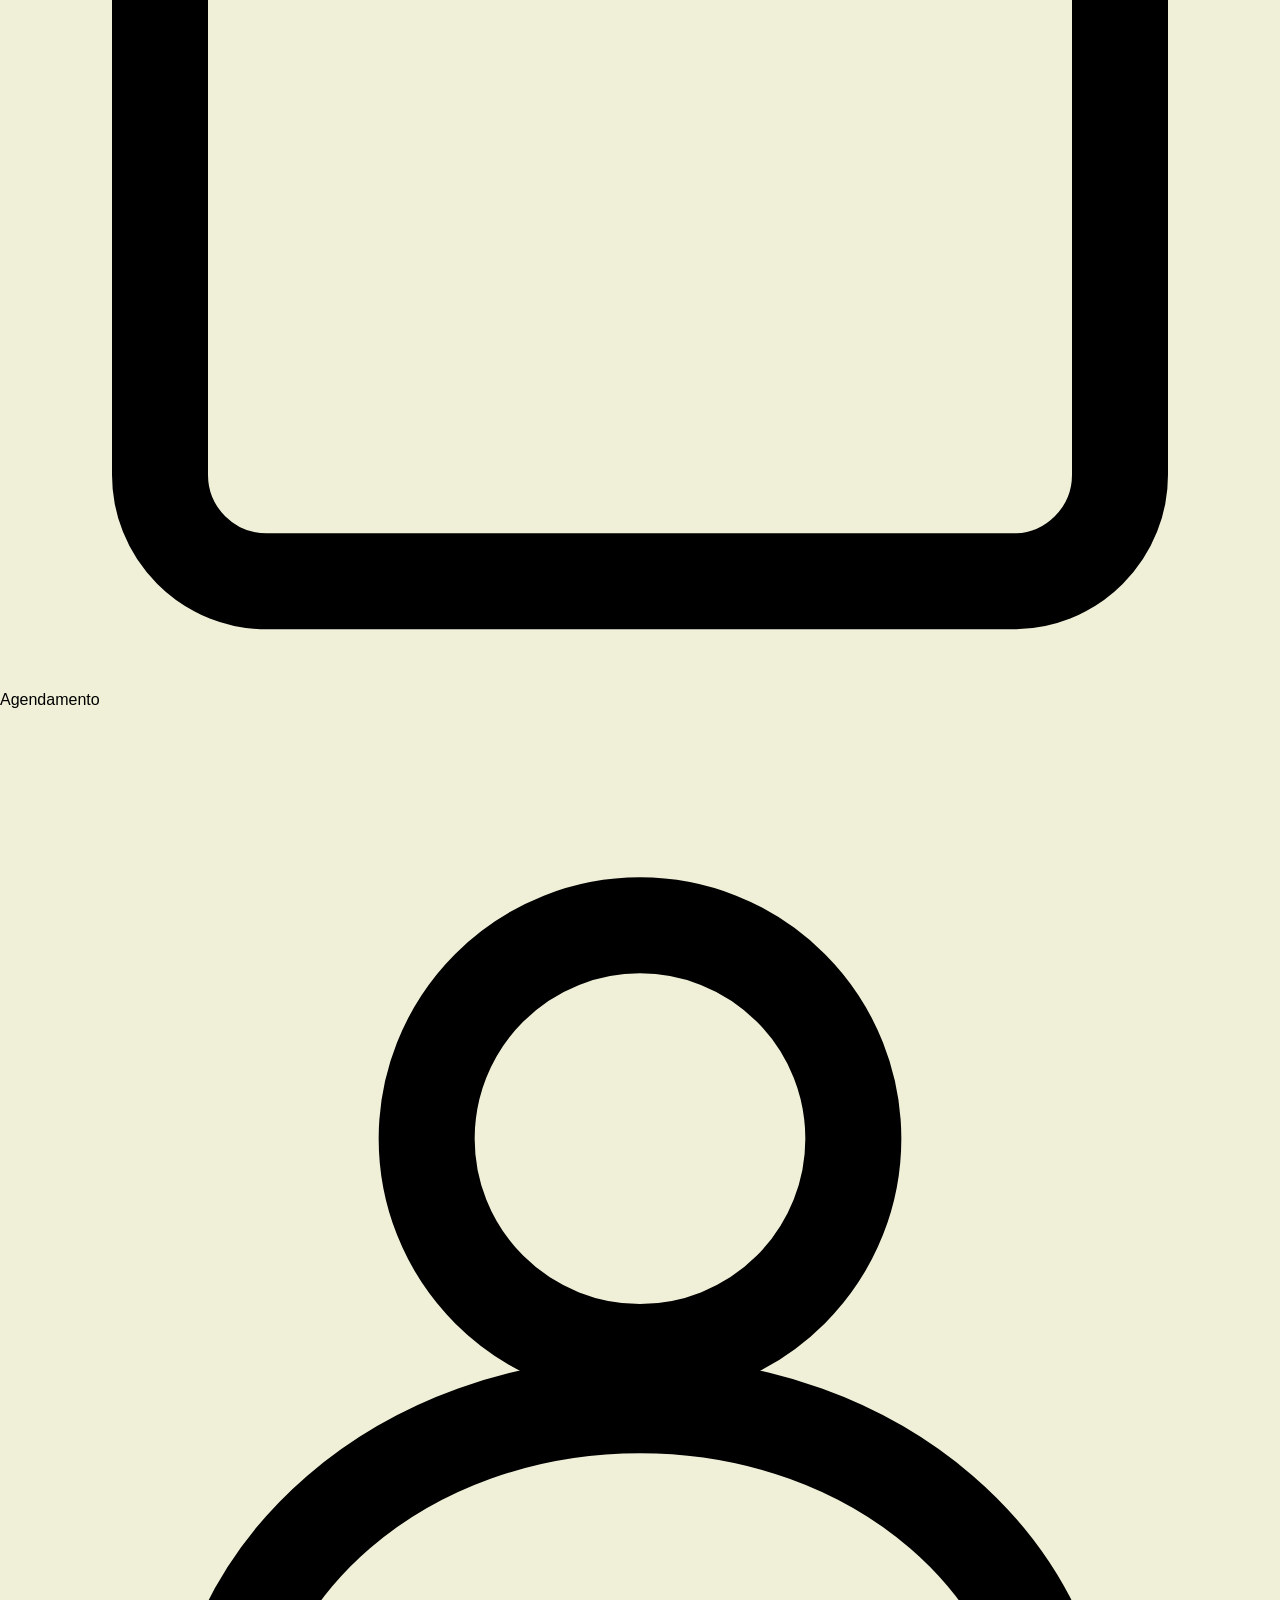
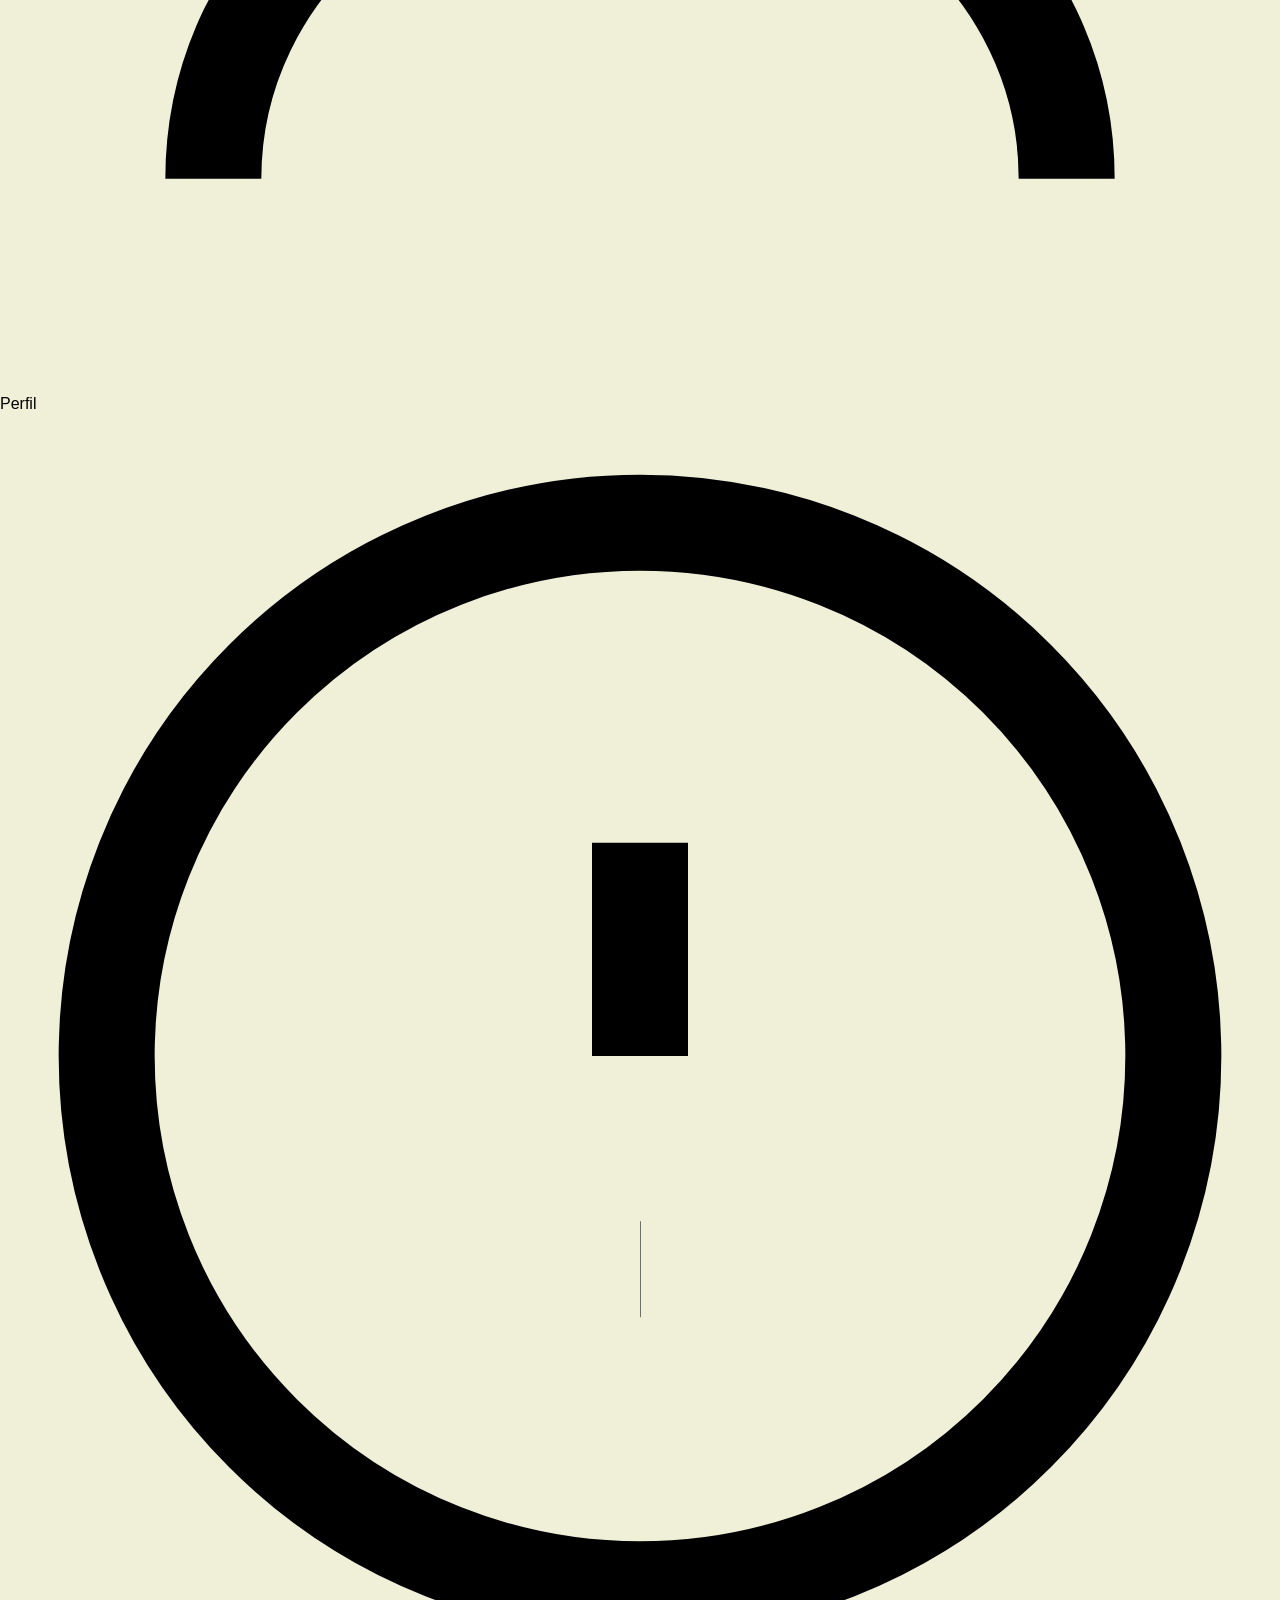
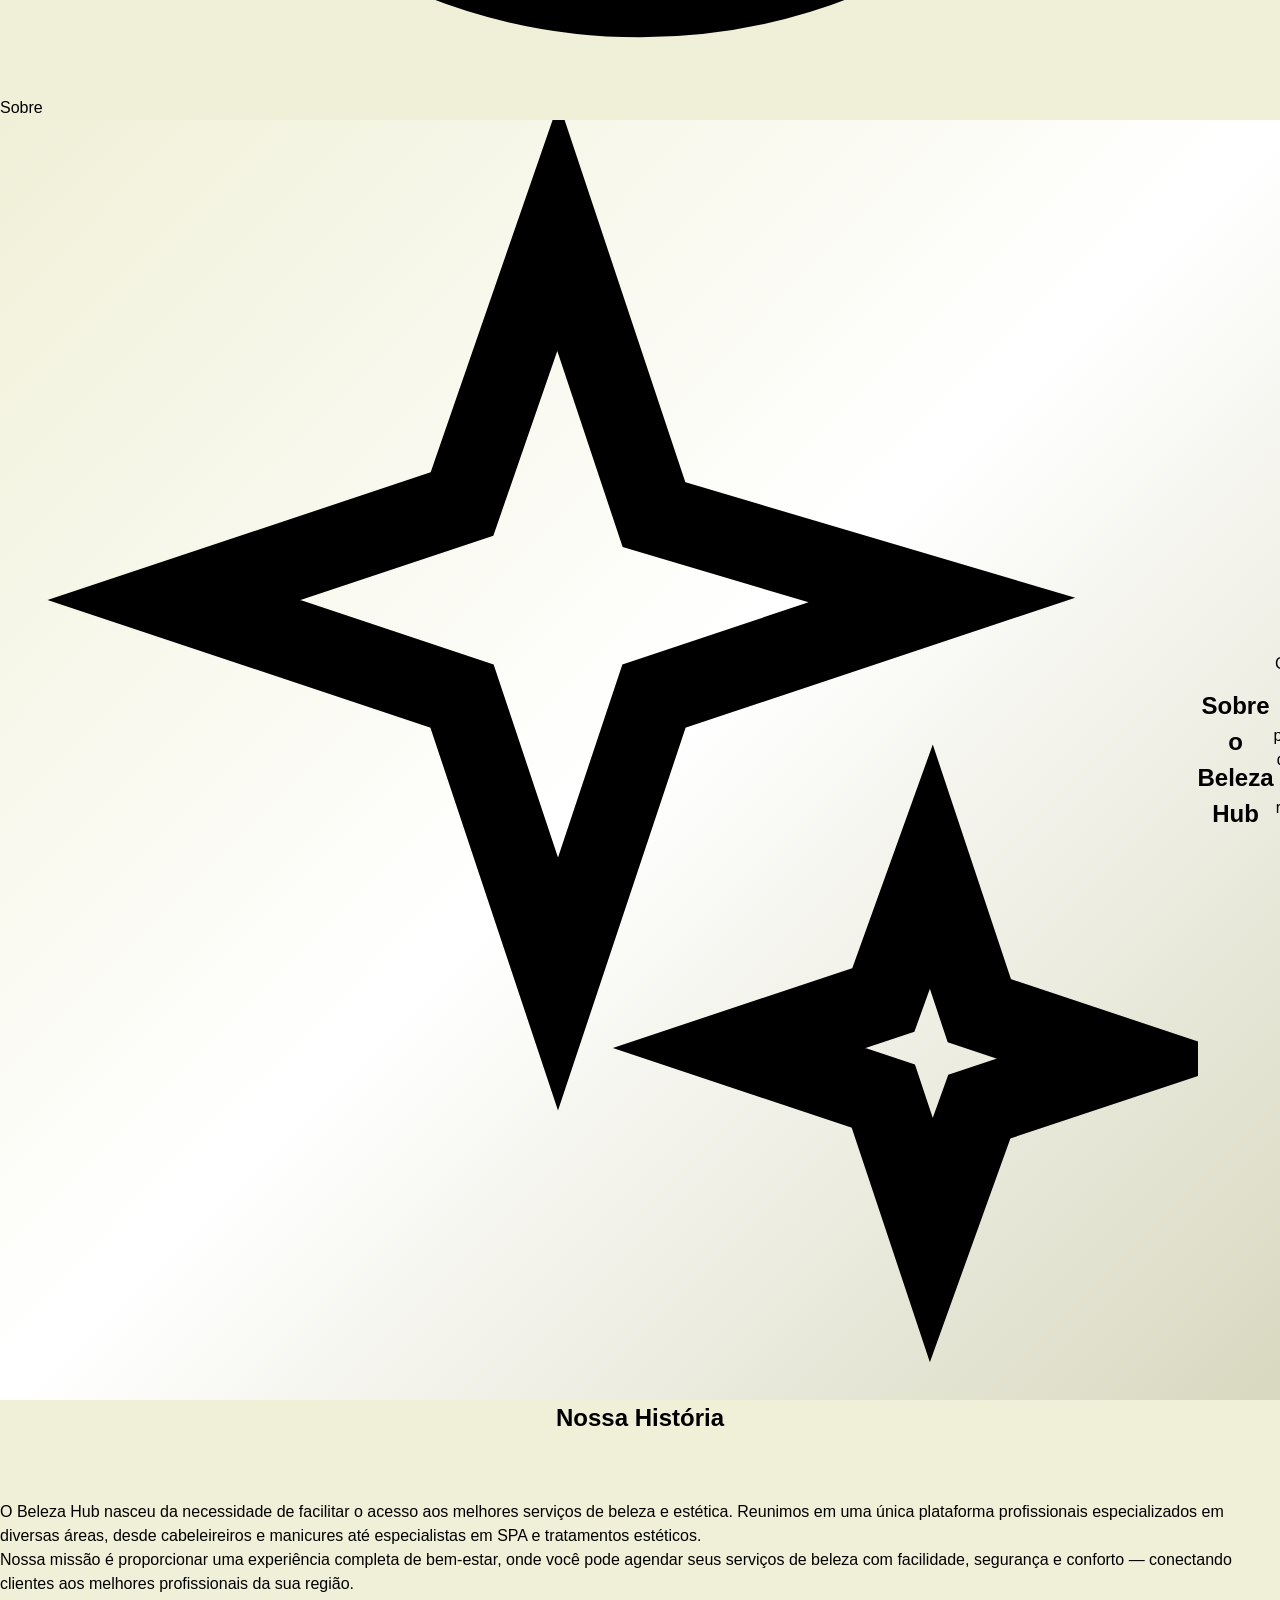
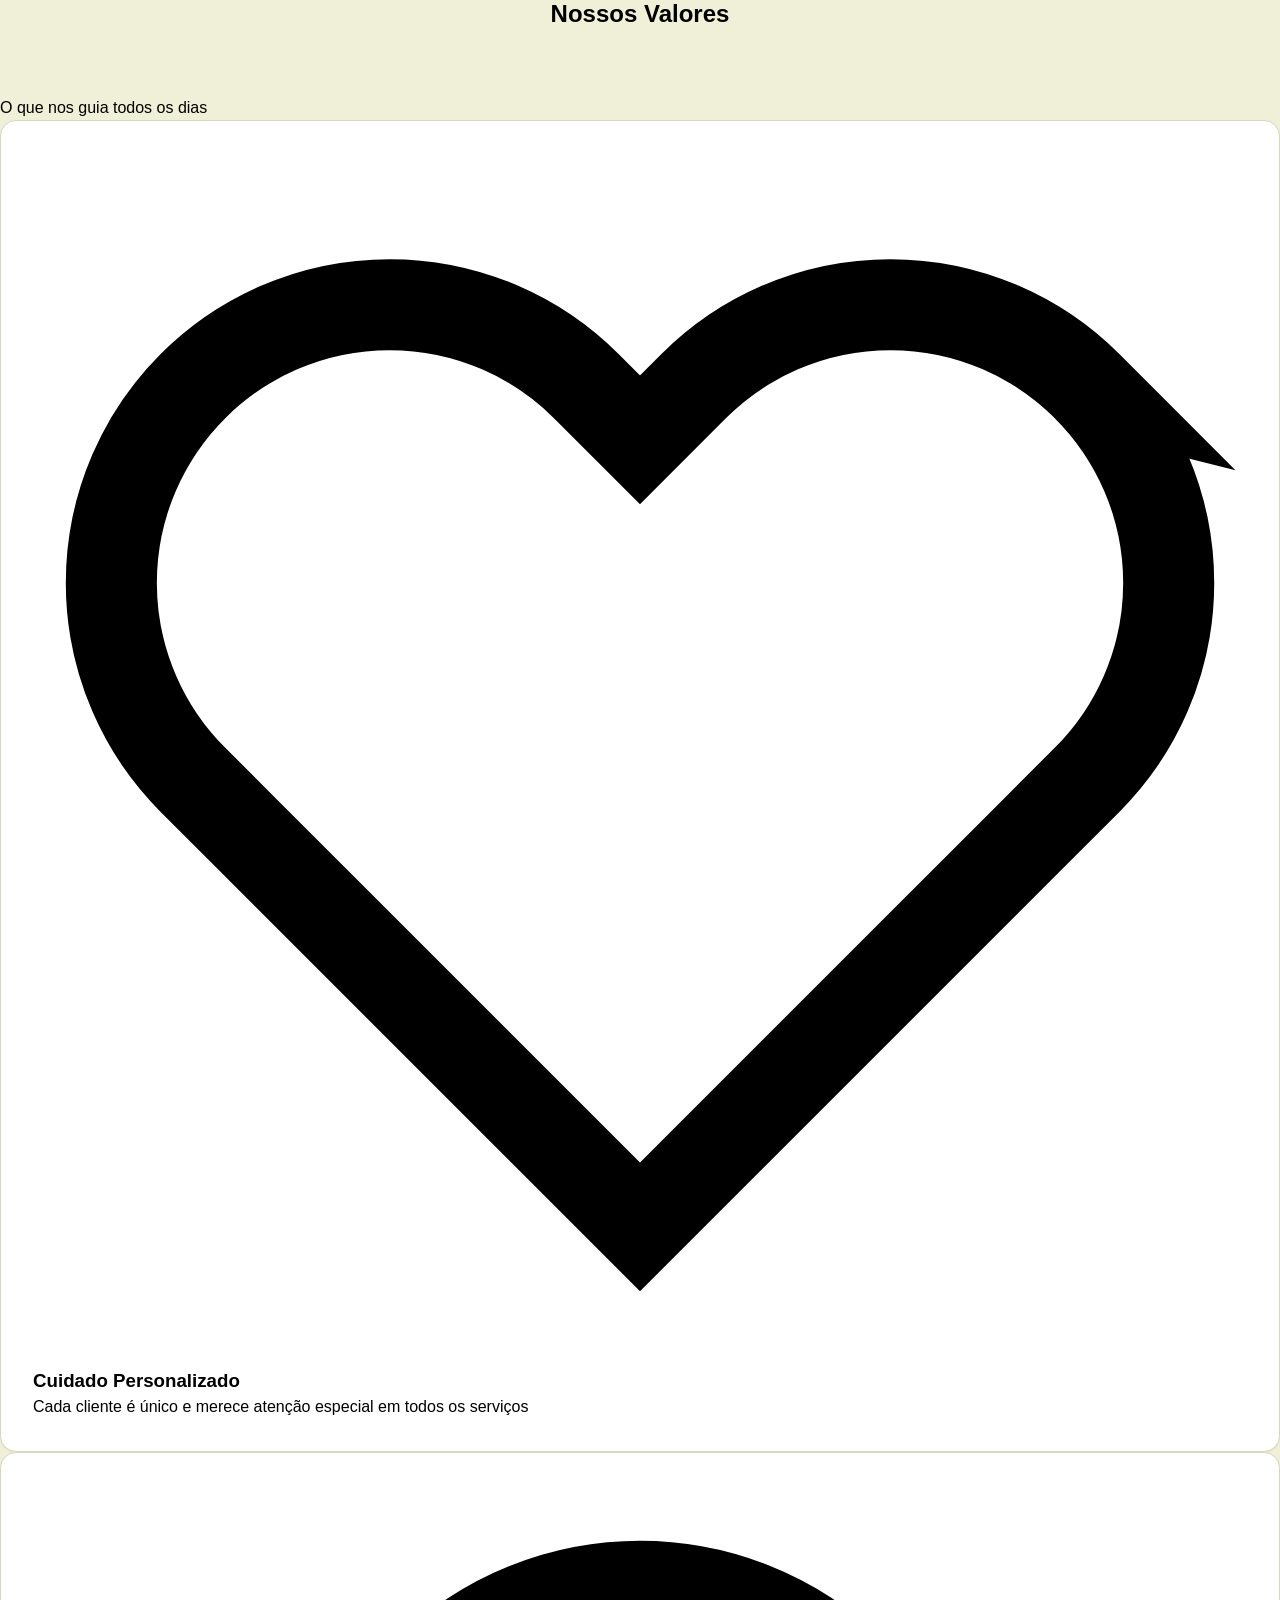
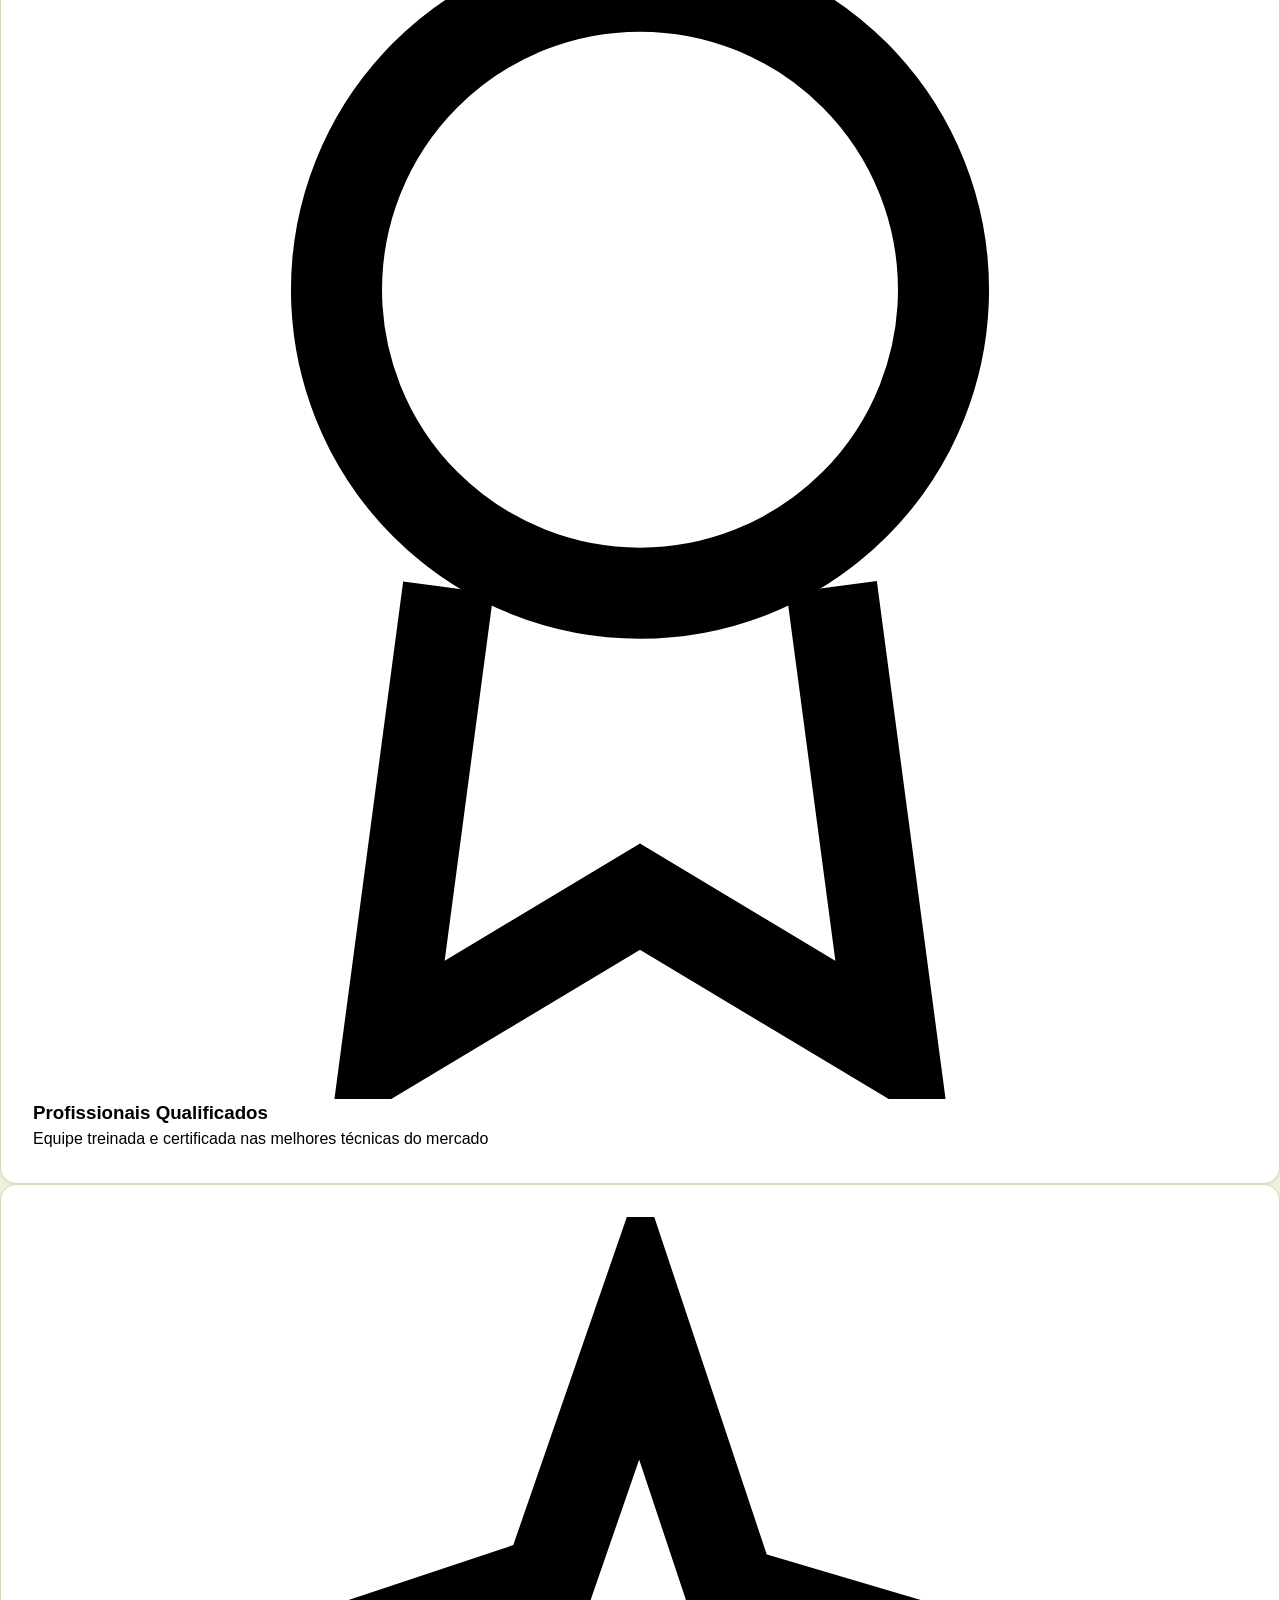
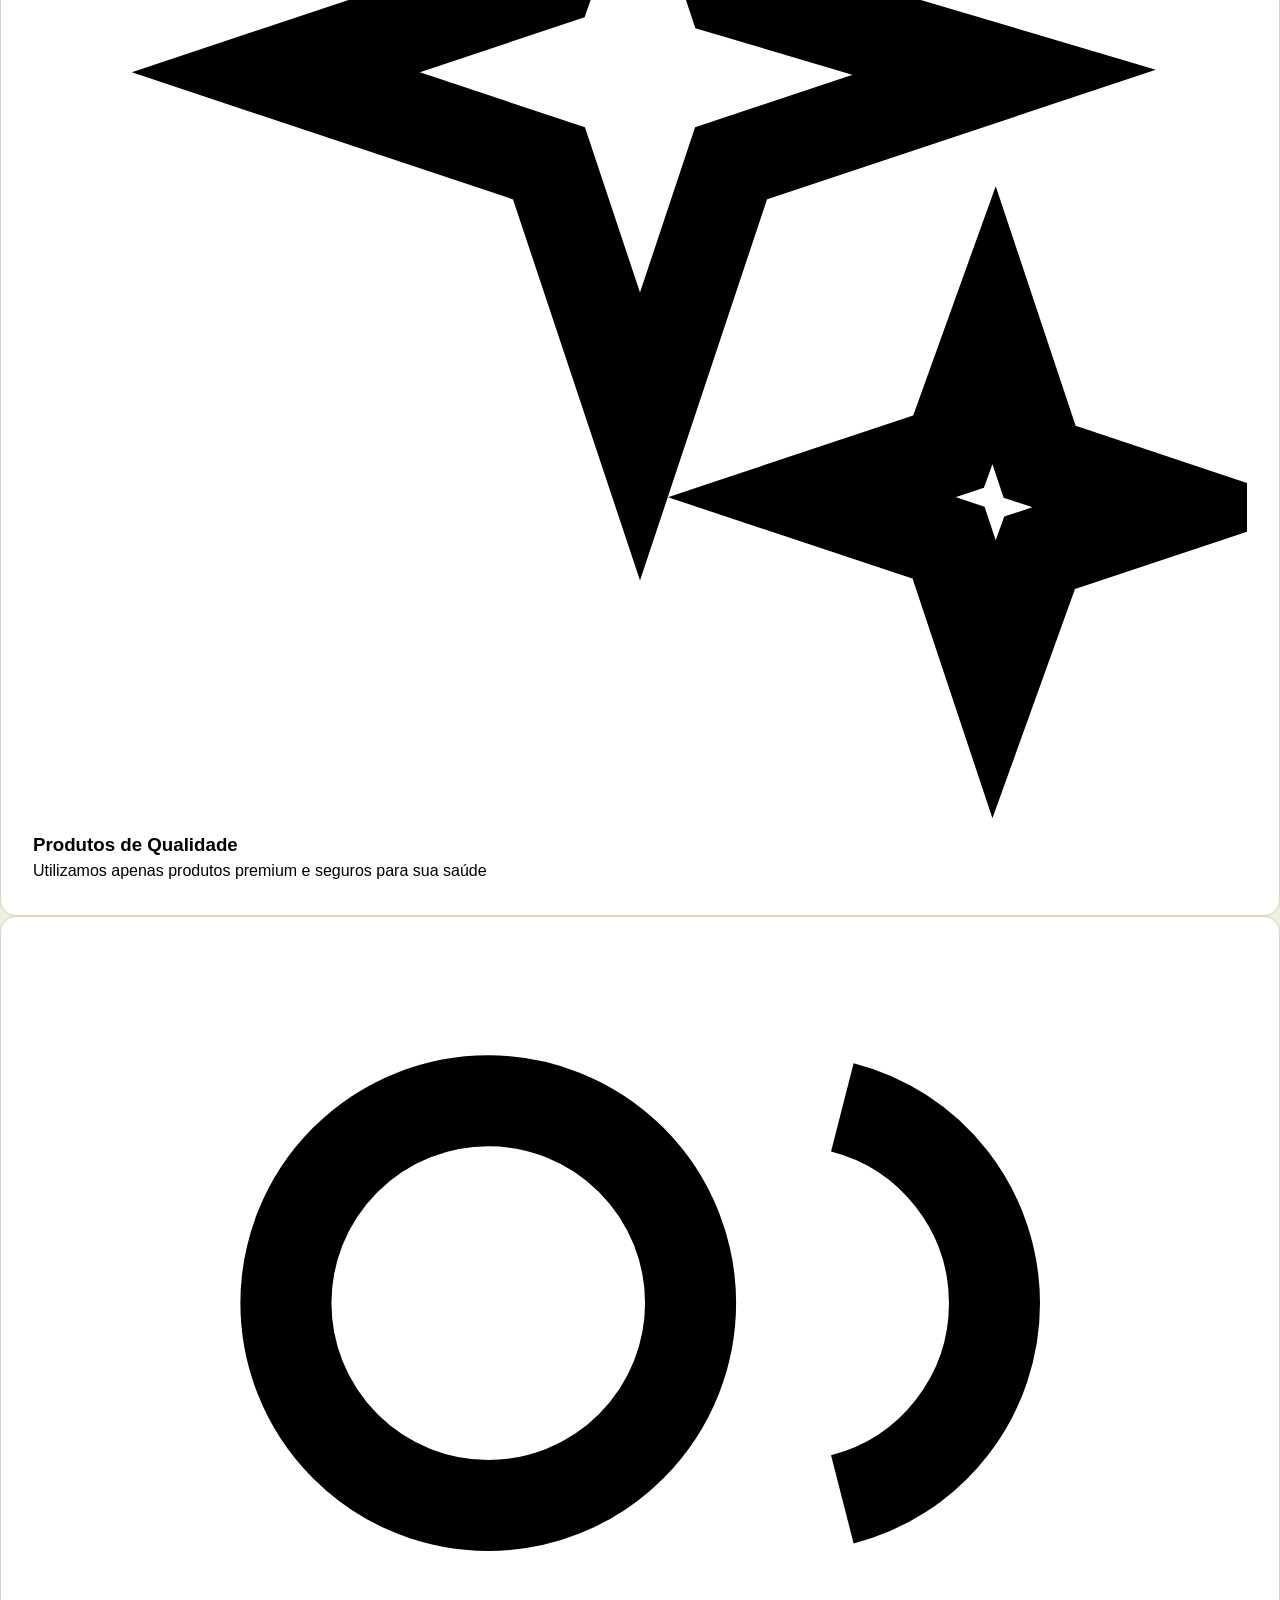
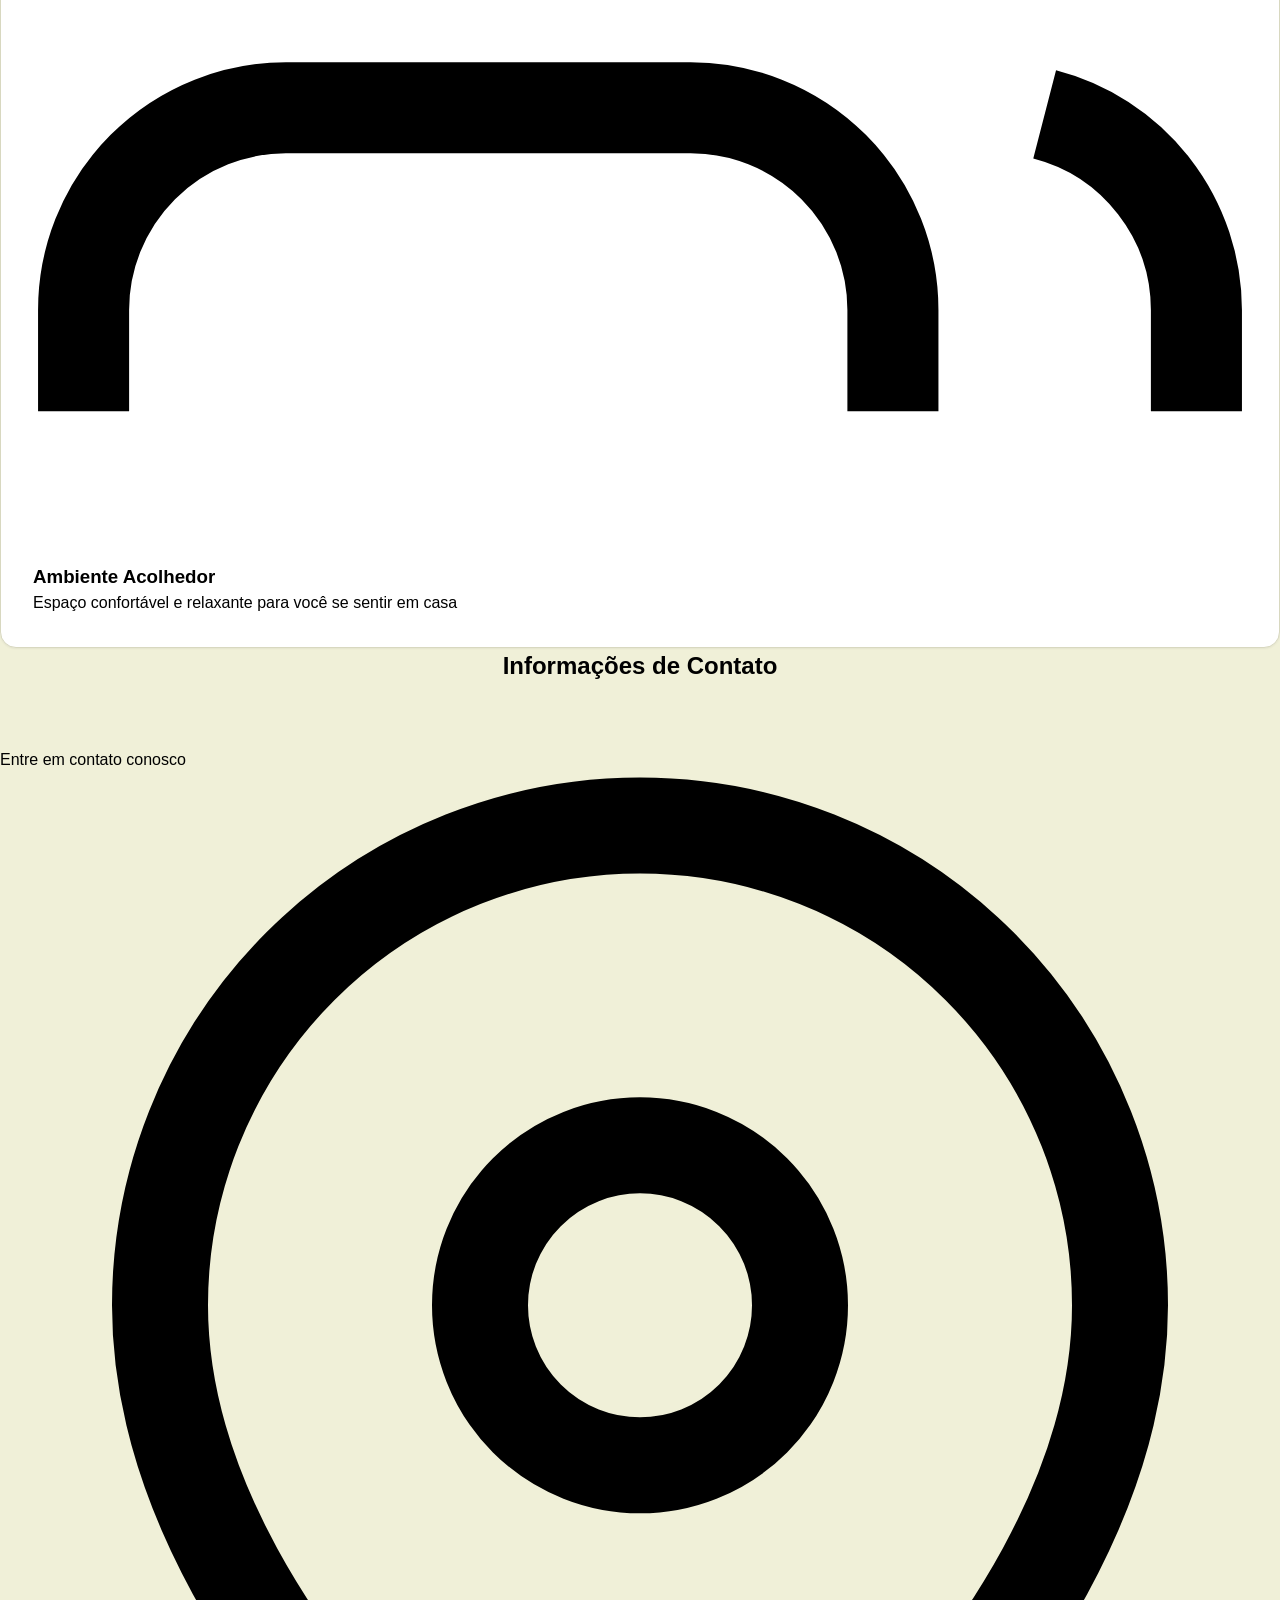
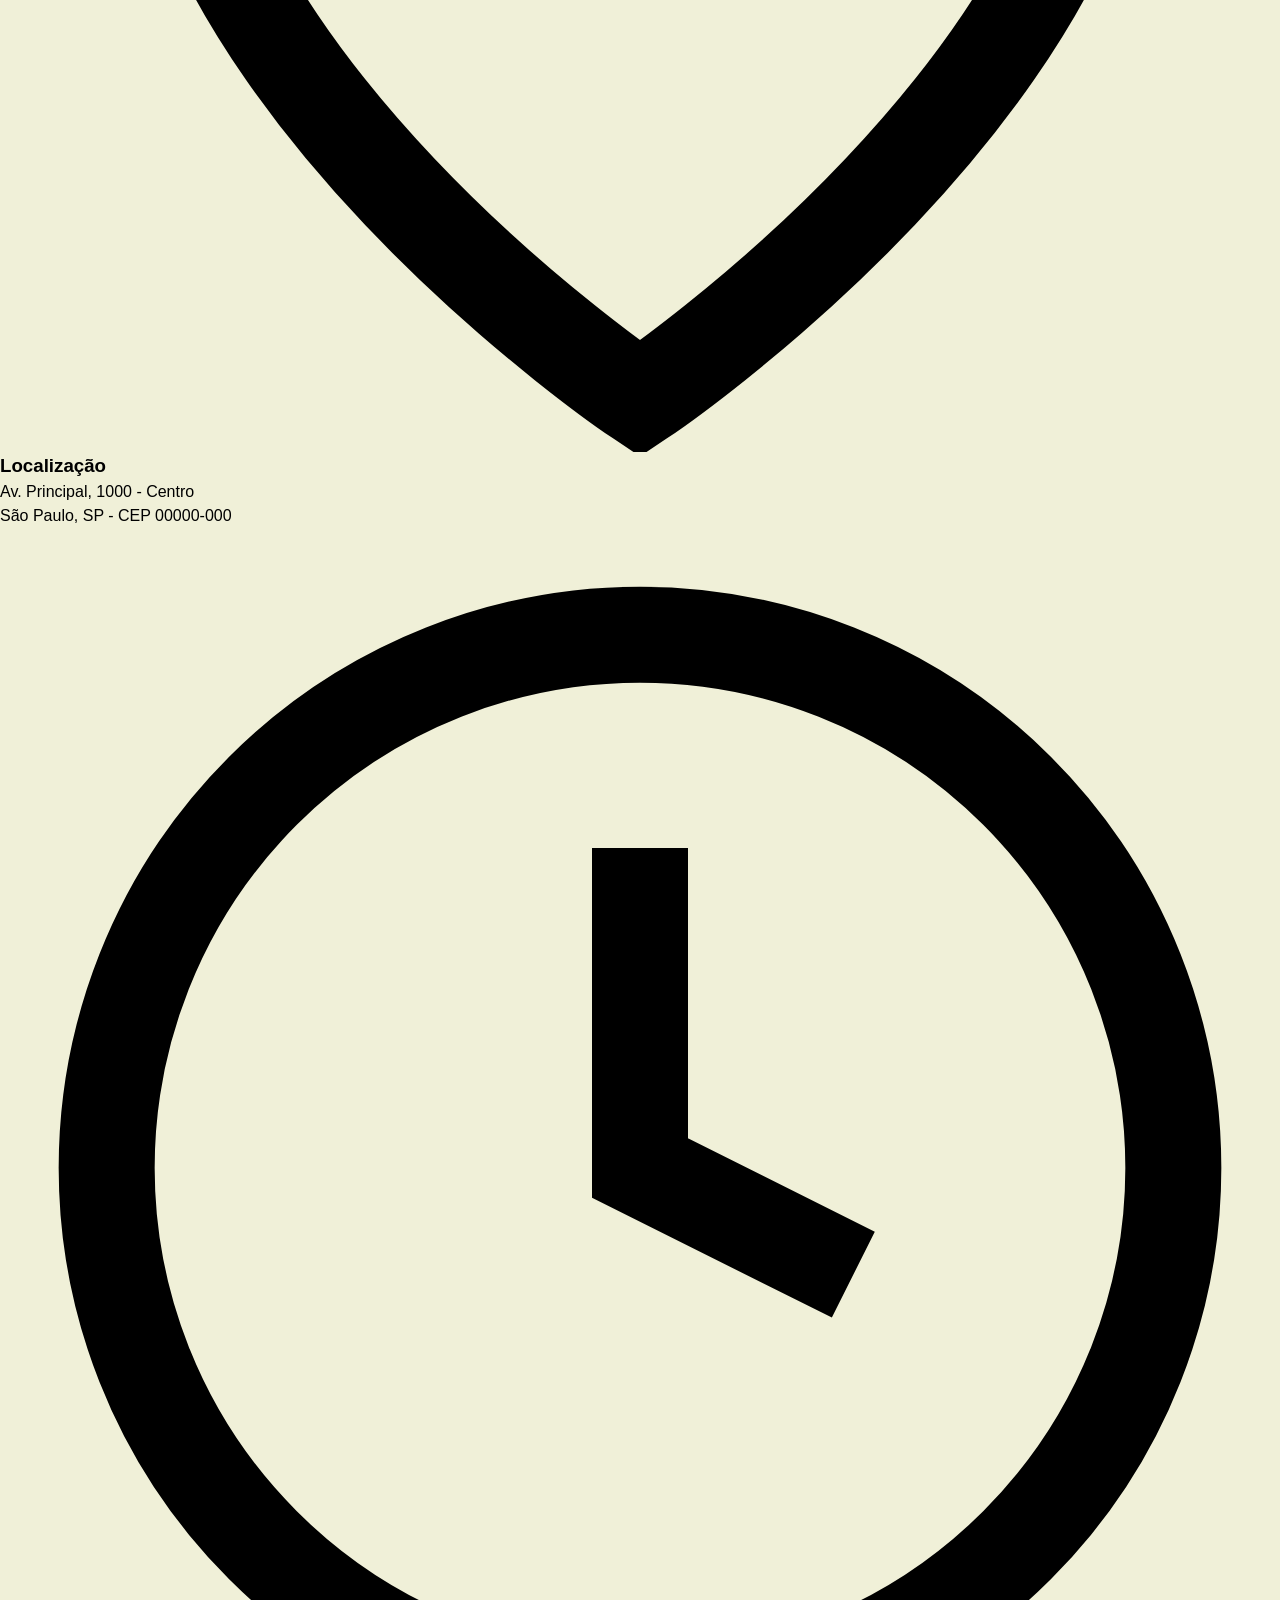
<file: sobre.html>
<!DOCTYPE html>
<html lang="pt-BR">
<head>
  <meta charset="UTF-8" />
  <meta name="viewport" content="width=device-width, initial-scale=1.0"/>
  <title>Beleza Hub — Sobre</title>
  <link rel="preconnect" href="https://fonts.googleapis.com">
  <link rel="stylesheet" href="style.css">
  <link href="https://fonts.googleapis.com/css2?family=DM+Serif+Display:ital@0;1&family=DM+Sans:wght@300;400;500;600&display=swap" rel="stylesheet">
</head>
<body>

<nav>
  <a class="nav-logo" href="#">
    <svg viewBox="0 0 24 24" fill="none" stroke="currentColor" stroke-width="1.8" stroke-linecap="round" stroke-linejoin="round">
      <path d="M12 2l1.8 5.4L19.2 9l-5.4 1.8L12 16.2l-1.8-5.4L4.8 9l5.4-1.8Z"/>
      <path d="M19 14l.9 2.7 2.7.9-2.7.9L19 21l-.9-2.7-2.7-.9 2.7-.9Z" opacity=".6"/>
    </svg>
    Beleza Hub
  </a>
  <ul class="nav-links">
    <li><a href="#">
      <svg viewBox="0 0 24 24" fill="none" stroke="currentColor" stroke-width="1.8"><path d="M3 12l9-9 9 9"/><path d="M9 21V12h6v9"/></svg>
      Início
    </a></li>
    <li><a href="#">
      <svg viewBox="0 0 24 24" fill="none" stroke="currentColor" stroke-width="1.8"><rect x="3" y="4" width="18" height="18" rx="2"/><path d="M16 2v4M8 2v4M3 10h18"/></svg>
      Agendamento
    </a></li>
    <li><a href="#">
      <svg viewBox="0 0 24 24" fill="none" stroke="currentColor" stroke-width="1.8"><circle cx="12" cy="8" r="4"/><path d="M4 20c0-4 3.6-7 8-7s8 3 8 7"/></svg>
      Perfil
    </a></li>
    <li><a href="#" class="active">
      <svg viewBox="0 0 24 24" fill="none" stroke="currentColor" stroke-width="1.8"><circle cx="12" cy="12" r="10"/><path d="M12 8v4m0 4h.01"/></svg>
      Sobre
    </a></li>
  </ul>
</nav>

<section class="hero">
  <svg class="hero-icon" viewBox="0 0 24 24" fill="none" stroke="currentColor" stroke-width="1.5">
    <path d="M12 2l1.8 5.4L19.2 9l-5.4 1.8L12 16.2l-1.8-5.4L4.8 9l5.4-1.8Z"/>
    <path d="M19 14l.9 2.7 2.7.9-2.7.9L19 21l-.9-2.7-2.7-.9 2.7-.9Z"/>
  </svg>
  <h1>Sobre o Beleza Hub</h1>
  <p>Conectando você aos melhores profissionais de beleza e estética da região, tudo em um só lugar</p>
</section>


<section class="historia">
  <div class="container">
    <h2 class="section-title fade-in">Nossa História</h2>
    <div class="fade-in" style="transition-delay:.1s">
      <p>O Beleza Hub nasceu da necessidade de facilitar o acesso aos melhores serviços de beleza e estética. Reunimos em uma única plataforma profissionais especializados em diversas áreas, desde cabeleireiros e manicures até especialistas em SPA e tratamentos estéticos.</p>
      <p>Nossa missão é proporcionar uma experiência completa de bem-estar, onde você pode agendar seus serviços de beleza com facilidade, segurança e conforto — conectando clientes aos melhores profissionais da sua região.</p>
    </div>
  </div>
</section>


<section class="valores">
  <div class="container">
    <h2 class="section-title fade-in">Nossos Valores</h2>
    <p class="section-sub fade-in" style="transition-delay:.05s">O que nos guia todos os dias</p>
    <div class="cards-grid">

      <div class="card fade-in" style="transition-delay:.1s">
        <!-- heart -->
        <svg class="card-icon" viewBox="0 0 24 24" fill="none" stroke="currentColor" stroke-width="1.8">
          <path d="M20.84 4.61a5.5 5.5 0 0 0-7.78 0L12 5.67l-1.06-1.06a5.5 5.5 0 0 0-7.78 7.78l1.06 1.06L12 21.23l7.78-7.78 1.06-1.06a5.5 5.5 0 0 0 0-7.78z"/>
        </svg>
        <h3>Cuidado Personalizado</h3>
        <p>Cada cliente é único e merece atenção especial em todos os serviços</p>
      </div>

      <div class="card fade-in" style="transition-delay:.15s">
        <!-- award / ribbon -->
        <svg class="card-icon" viewBox="0 0 24 24" fill="none" stroke="currentColor" stroke-width="1.8">
          <circle cx="12" cy="8" r="6"/><path d="M8.21 13.89L7 23l5-3 5 3-1.21-9.12"/>
        </svg>
        <h3>Profissionais Qualificados</h3>
        <p>Equipe treinada e certificada nas melhores técnicas do mercado</p>
      </div>

      <div class="card fade-in" style="transition-delay:.2s">
        <!-- sparkle -->
        <svg class="card-icon" viewBox="0 0 24 24" fill="none" stroke="currentColor" stroke-width="1.8">
          <path d="M12 2l1.8 5.4L19.2 9l-5.4 1.8L12 16.2l-1.8-5.4L4.8 9l5.4-1.8Z"/>
          <path d="M19 14l.9 2.7 2.7.9-2.7.9L19 21l-.9-2.7-2.7-.9 2.7-.9Z"/>
        </svg>
        <h3>Produtos de Qualidade</h3>
        <p>Utilizamos apenas produtos premium e seguros para sua saúde</p>
      </div>

      <div class="card fade-in" style="transition-delay:.25s">
        
        <svg class="card-icon" viewBox="0 0 24 24" fill="none" stroke="currentColor" stroke-width="1.8">
          <path d="M17 21v-2a4 4 0 0 0-4-4H5a4 4 0 0 0-4 4v2"/>
          <circle cx="9" cy="7" r="4"/>
          <path d="M23 21v-2a4 4 0 0 0-3-3.87"/>
          <path d="M16 3.13a4 4 0 0 1 0 7.75"/>
        </svg>
        <h3>Ambiente Acolhedor</h3>
        <p>Espaço confortável e relaxante para você se sentir em casa</p>
      </div>

    </div>
  </div>
</section>


<section class="contato">
  <div class="container">
    <h2 class="section-title fade-in">Informações de Contato</h2>
    <p class="section-sub fade-in" style="transition-delay:.05s">Entre em contato conosco</p>
    <div class="contato-grid">

      <div class="contato-card fade-in" style="transition-delay:.1s">
        <svg viewBox="0 0 24 24" fill="none" stroke="currentColor" stroke-width="1.8">
          <path d="M21 10c0 7-9 13-9 13S3 17 3 10a9 9 0 0 1 18 0z"/><circle cx="12" cy="10" r="3"/>
        </svg>
        <h3>Localização</h3>
        <p>Av. Principal, 1000 - Centro<br>São Paulo, SP - CEP 00000-000</p>
      </div>

      <div class="contato-card fade-in" style="transition-delay:.15s">
        <svg viewBox="0 0 24 24" fill="none" stroke="currentColor" stroke-width="1.8">
          <circle cx="12" cy="12" r="10"/><polyline points="12 6 12 12 16 14"/>
        </svg>
        <h3>Horário de Funcionamento</h3>
        <p>Segunda a Sexta: 9h às 19h<br>Sábado: 9h às 17h<br>Domingo: Fechado</p>
      </div>

    </div>
  </div>
</section>


<footer>
  © 2026 Beleza Hub. Seu espaço de beleza e bem-estar.
</footer>

<script>
  const observer = new IntersectionObserver(
    entries => entries.forEach(e => { if (e.isIntersecting) e.target.classList.add('visible'); }),
    { threshold: 0.15 }
  );
  document.querySelectorAll('.fade-in').forEach(el => observer.observe(el));
</script>
</body>
</html>
</file>
<file: style.css>
/* --- Variáveis e Tema --- */
:root {
    --font-size: 16px;
    --color1: #000000;
    --color2: #1693a5;
    --color3: #d8d8c0;
    --color4: #f0f0d8;
    --color5: #ffffff;
    --background: #f0f0d8;
    --foreground: #000000;
    --card: #ffffff;
    --card-foreground: #000000;
    --popover: #ffffff;
    --popover-foreground: #000000;
    --primary: #1693a5;
    --primary-foreground: #ffffff;
    --secondary: #d8d8c0;
    --secondary-foreground: #000000;
    --muted: #d8d8c0;
    --muted-foreground: #4a4a4a;
    --accent: #1693a5;
    --accent-foreground: #ffffff;
    --destructive: #d4183d;
    --destructive-foreground: #ffffff;
    --border: #d8d8c0;
    --input: transparent;
    --input-background: #f0f0d8;
    --switch-background: #d8d8c0;
    --font-weight-medium: 500;
    --font-weight-normal: 400;
    --ring: #1693a5;
    --radius: 0.5rem;
    --radius-lg: var(--radius);
    --radius-xl: calc(var(--radius) + 4px);
    --radius-2xl: 1rem;
}

/* --- Reset e Base --- */
* {
    margin: 0;
    padding: 0;
    box-sizing: border-box;
    border-color: var(--border);
}

body {
    font-family: -apple-system, BlinkMacSystemFont, "Segoe UI", Roboto, "Helvetica Neue", Arial, sans-serif;
    background-color: var(--background);
    color: var(--foreground);
    line-height: 1.5;
    min-height: 100vh;
    display: flex;
    flex-direction: column;
}

a {
    text-decoration: none;
    color: inherit;
}

button, .btn {
    cursor: pointer;
    border: none;
    background: none;
    font-family: inherit;
    display: inline-flex;
    align-items: center;
    justify-content: center;
}

ul {
    list-style: none;
}

/* --- Layout --- */
.max-w-7xl { max-width: 80rem; margin-left: auto; margin-right: auto; }
.max-w-6xl { max-width: 72rem; margin-left: auto; margin-right: auto; }
.max-w-4xl { max-width: 56rem; margin-left: auto; margin-right: auto; }
.mx-auto { margin-left: auto; margin-right: auto; }
.px-4 { padding-left: 1rem; padding-right: 1rem; }
.py-8 { padding-top: 2rem; padding-bottom: 2rem; }
.py-12 { padding-top: 3rem; padding-bottom: 3rem; }
.py-20 { padding-top: 5rem; padding-bottom: 5rem; }

@media (min-width: 640px) {
    .sm\:px-6 { padding-left: 1.5rem; padding-right: 1.5rem; }
}
@media (min-width: 1024px) {
    .lg\:px-8 { padding-left: 2rem; padding-right: 2rem; }
}

/* --- Header & Menu Mobile (CSS Puro) --- */
header {
    position: sticky;
    top: 0;
    z-index: 50;
    background-color: var(--color5);
    border-bottom: 1px solid var(--border);
    box-shadow: 0 1px 2px 0 rgba(0, 0, 0, 0.05);
}

.nav-container {
    display: flex;
    align-items: center;
    justify-content: space-between;
    height: 4rem;
}

.logo {
    display: flex;
    align-items: center;
    gap: 0.5rem;
    font-size: 1.25rem;
    font-weight: 600;
    color: var(--primary);
}

.nav-desktop {
    display: none;
    align-items: center;
    gap: 0.25rem;
}

@media (min-width: 768px) {
    .nav-desktop { display: flex; }
}

.nav-link {
    display: flex;
    align-items: center;
    gap: 0.5rem;
    padding: 0.5rem 1rem;
    border-radius: 0.5rem;
    transition: background-color 0.2s, color 0.2s;
    color: var(--foreground);
}

.nav-link:hover {
    background-color: var(--secondary);
}

.nav-link.active {
    background-color: var(--primary);
    color: var(--primary-foreground);
}

/* Menu Mobile com Checkbox */
#menu-toggle {
    display: none;
}

.menu-mobile-btn {
    display: flex;
    padding: 0.5rem;
    border-radius: 0.5rem;
    color: var(--foreground);
    cursor: pointer;
}

.menu-mobile-btn:hover {
    background-color: var(--secondary);
}

@media (min-width: 768px) {
    .menu-mobile-btn { display: none; }
}

#mobile-menu {
    display: none;
    overflow: hidden;
    border-top: 1px solid var(--border);
    background-color: var(--color5);
}

#menu-toggle:checked ~ #mobile-menu {
    display: block;
}

.mobile-nav-links {
    padding: 0.5rem 1rem;
    display: flex;
    flex-direction: column;
    gap: 0.25rem;
}

.mobile-nav-link {
    display: flex;
    align-items: center;
    gap: 0.75rem;
    padding: 0.75rem 1rem;
    border-radius: 0.5rem;
    transition: background-color 0.2s;
}

/* --- Hero Section --- */
.hero {
    position: relative;
    min-height: 90vh;
    display: flex;
    align-items: center;
    justify-content: center;
    overflow: hidden;
    background: linear-gradient(to bottom right, var(--color4), var(--color5), var(--color3));
    text-align: center;
}

.hero-bg-blobs {
    position: absolute;
    inset: 0;
    opacity: 0.1;
    pointer-events: none;
}

.blob-1 {
    position: absolute;
    top: 5rem;
    left: 2.5rem;
    width: 18rem;
    height: 18rem;
    background-color: var(--primary);
    border-radius: 9999px;
    filter: blur(64px);
}

.blob-2 {
    position: absolute;
    bottom: 5rem;
    right: 2.5rem;
    width: 24rem;
    height: 24rem;
    background-color: var(--primary);
    border-radius: 9999px;
    filter: blur(64px);
}

.hero-content h1 {
    font-size: 3rem;
    margin-bottom: 1.5rem;
    color: var(--foreground);
}

@media (min-width: 640px) { .hero-content h1 { font-size: 3.75rem; } }
@media (min-width: 1024px) { .hero-content h1 { font-size: 4.5rem; } }

.hero-content p {
    font-size: 1.25rem;
    margin-bottom: 2rem;
    color: var(--muted-foreground);
    max-width: 42rem;
    margin-left: auto;
    margin-right: auto;
}

.btn-primary {
    display: inline-flex;
    align-items: center;
    gap: 0.5rem;
    background-color: var(--primary);
    color: var(--primary-foreground);
    padding: 1rem 2rem;
    border-radius: 9999px;
    font-size: 1.125rem;
    transition: opacity 0.2s;
}

.btn-primary:hover {
    opacity: 0.9;
}

.btn-outline {
    display: inline-flex;
    align-items: center;
    gap: 0.5rem;
    background-color: transparent;
    color: white;
    padding: 1rem 2rem;
    border-radius: 9999px;
    border: 2px solid white;
    transition: background-color 0.2s;
}

.btn-outline:hover {
    background-color: rgba(255, 255, 255, 0.1);
}

/* --- Services Section --- */
.section-title {
    text-align: center;
    margin-bottom: 4rem;
}

.section-title h2 {
    font-size: 2.25rem;
    margin-bottom: 1rem;
    color: var(--foreground);
}

.section-title p {
    font-size: 1.125rem;
    color: var(--muted-foreground);
}

.services-grid {
    display: grid;
    grid-template-columns: 1fr;
    gap: 2rem;
}

@media (min-width: 768px) { .services-grid { grid-template-columns: repeat(2, 1fr); } }
@media (min-width: 1024px) { .services-grid { grid-template-columns: repeat(3, 1fr); } }

.service-card {
    padding: 2rem;
    border-radius: 1rem;
    border: 1px solid var(--border);
    transition: transform 0.2s, box-shadow 0.2s;
}

.service-card:hover {
    transform: translateY(-4px);
    box-shadow: 0 10px 15px -3px rgba(0, 0, 0, 0.1);
}

.service-card.bg-color4 { background-color: var(--color4); }
.service-card.bg-color3 { background-color: var(--color3); }

.service-card svg {
    width: 3rem;
    height: 3rem;
    color: var(--primary);
    margin-bottom: 1rem;
}

.service-card h3 {
    font-size: 1.5rem;
    margin-bottom: 0.75rem;
    color: var(--foreground);
}

.service-card p {
    color: var(--muted-foreground);
}

/* --- CTA Section --- */
.cta-section {
    background: linear-gradient(to bottom right, var(--color2), #45b8cc);
    color: white;
    text-align: center;
}

.cta-section h2 {
    font-size: 2.25rem;
    margin-bottom: 1.5rem;
}

.cta-section p {
    font-size: 1.25rem;
    margin-bottom: 2rem;
    opacity: 0.9;
}

.cta-buttons {
    display: flex;
    flex-direction: column;
    gap: 1rem;
    justify-content: center;
}

@media (min-width: 640px) { .cta-buttons { flex-direction: row; } }

.btn-white {
    background-color: white;
    color: var(--primary);
    padding: 1rem 2rem;
    border-radius: 9999px;
    transition: background-color 0.2s;
}

.btn-white:hover {
    background-color: rgba(255, 255, 255, 0.9);
}

/* --- Footer --- */
footer {
    background-color: var(--color5);
    border-top: 1px solid var(--border);
    margin-top: auto;
}

.footer-content {
    text-align: center;
    color: var(--muted-foreground);
}

/* --- Agendamento --- */
.agendamento-grid {
    display: grid;
    gap: 2rem;
}

@media (min-width: 1024px) { .agendamento-grid { grid-template-columns: repeat(2, 1fr); } }

.card {
    background-color: var(--card);
    padding: 2rem;
    border-radius: 1rem;
    border: 1px solid var(--border);
    box-shadow: 0 1px 2px 0 rgba(0, 0, 0, 0.05);
}

.card-title {
    font-size: 1.5rem;
    margin-bottom: 1.5rem;
    display: flex;
    align-items: center;
    gap: 0.5rem;
    color: var(--foreground);
}

.card-title svg { color: var(--primary); }

.service-option {
    width: 100%;
    text-align: left;
    padding: 1rem;
    border-radius: 0.75rem;
    border: 2px solid var(--border);
    margin-bottom: 0.75rem;
    transition: all 0.2s;
    display: block;
}

.service-option:hover { border-color: rgba(22, 147, 165, 0.5); }
.service-option.selected {
    border-color: var(--primary);
    background-color: rgba(22, 147, 165, 0.1);
}

.service-option-content {
    display: flex;
    align-items: center;
    justify-content: space-between;
}

.service-info {
    display: flex;
    align-items: center;
    gap: 0.75rem;
}

.service-name { color: var(--foreground); font-weight: 500; }
.service-duration { font-size: 0.875rem; color: var(--muted-foreground); }

/* Calendário */
.calendar-header {
    display: flex;
    align-items: center;
    justify-content: space-between;
    margin-bottom: 1rem;
}

.calendar-grid {
    display: grid;
    grid-template-columns: repeat(7, 1fr);
    gap: 0.5rem;
}

.weekday {
    text-align: center;
    font-size: 0.875rem;
    color: var(--muted-foreground);
    padding: 0.5rem;
}

.day-btn {
    padding: 0.75rem;
    border-radius: 0.5rem;
    text-align: center;
    transition: all 0.2s;
    display: flex;
    align-items: center;
    justify-content: center;
}

.day-btn:hover:not(.disabled) { background-color: var(--secondary); }
.day-btn.selected { background-color: var(--primary); color: white; }

/* Horários */
.time-grid {
    display: grid;
    grid-template-columns: repeat(3, 1fr);
    gap: 0.75rem;
}

@media (min-width: 640px) { .time-grid { grid-template-columns: repeat(4, 1fr); } }
@media (min-width: 768px) { .time-grid { grid-template-columns: repeat(6, 1fr); } }
@media (min-width: 1024px) { .time-grid { grid-template-columns: repeat(9, 1fr); } }

.time-btn {
    padding: 0.75rem;
    border-radius: 0.5rem;
    background-color: var(--secondary);
    color: var(--foreground);
    transition: all 0.2s;
    display: flex;
    align-items: center;
    justify-content: center;
}

.time-btn:hover:not(.disabled) { background-color: rgba(22, 147, 165, 0.2); }
.time-btn.selected { background-color: var(--primary); color: white; }
.time-btn.disabled {
    opacity: 0.5;
    cursor: not-allowed;
    background-color: var(--muted);
    color: var(--muted-foreground);
}

/* --- Perfil --- */
.profile-form {
    display: flex;
    flex-direction: column;
    gap: 1.5rem;
}

.form-group label {
    display: block;
    font-size: 0.875rem;
    margin-bottom: 0.5rem;
    color: var(--foreground);
}

.form-group label svg {
    margin-right: 0.5rem;
    color: var(--primary);
    vertical-align: middle;
}

.form-control {
    width: 100%;
    padding: 0.75rem 1rem;
    border-radius: 0.5rem;
    border: 1px solid var(--border);
    background-color: var(--input-background);
    color: var(--foreground);
    font-family: inherit;
}

.form-control:focus {
    outline: none;
    border-color: var(--primary);
    box-shadow: 0 0 0 2px rgba(22, 147, 165, 0.2);
}

.appointment-item {
    padding: 1rem;
    border-radius: 0.5rem;
    border: 1px solid var(--border);
    background-color: var(--secondary);
    margin-bottom: 1rem;
    display: flex;
    flex-direction: column;
    gap: 0.75rem;
}

@media (min-width: 640px) {
    .appointment-item {
        flex-direction: row;
        align-items: center;
        justify-content: space-between;
    }
}

.status-badge {
    padding: 0.5rem 1rem;
    border-radius: 9999px;
    font-size: 0.875rem;
}

.status-confirmado { background-color: #dcfce7; color: #166534; }
.status-pendente { background-color: #fef9c3; color: #854d0e; }

/* --- Sobre --- */
.history-text p {
    font-size: 1.125rem;
    line-height: 1.75;
    margin-bottom: 1rem;
}

.values-grid {
    display: grid;
    gap: 2rem;
}

@media (min-width: 768px) { .values-grid { grid-template-columns: repeat(2, 1fr); } }

.contact-grid {
    display: grid;
    gap: 2rem;
}

@media (min-width: 768px) { .contact-grid { grid-template-columns: repeat(2, 1fr); } }

.contact-card {
    background-color: var(--secondary);
    padding: 1.5rem;
    border-radius: 0.75rem;
    border: 1px solid var(--border);
}

/* --- Animações --- */
.animate-in {
    animation: fadeIn 0.6s ease-out forwards;
}

@keyframes fadeIn {
    from { opacity: 0; transform: translateY(20px); }
    to { opacity: 1; transform: translateY(0); }
}

/* --- Icon Substitutes (SVGs inline no HTML) --- */
svg {
    display: inline-block;
    vertical-align: middle;
    flex-shrink: 0;
}
</file>
